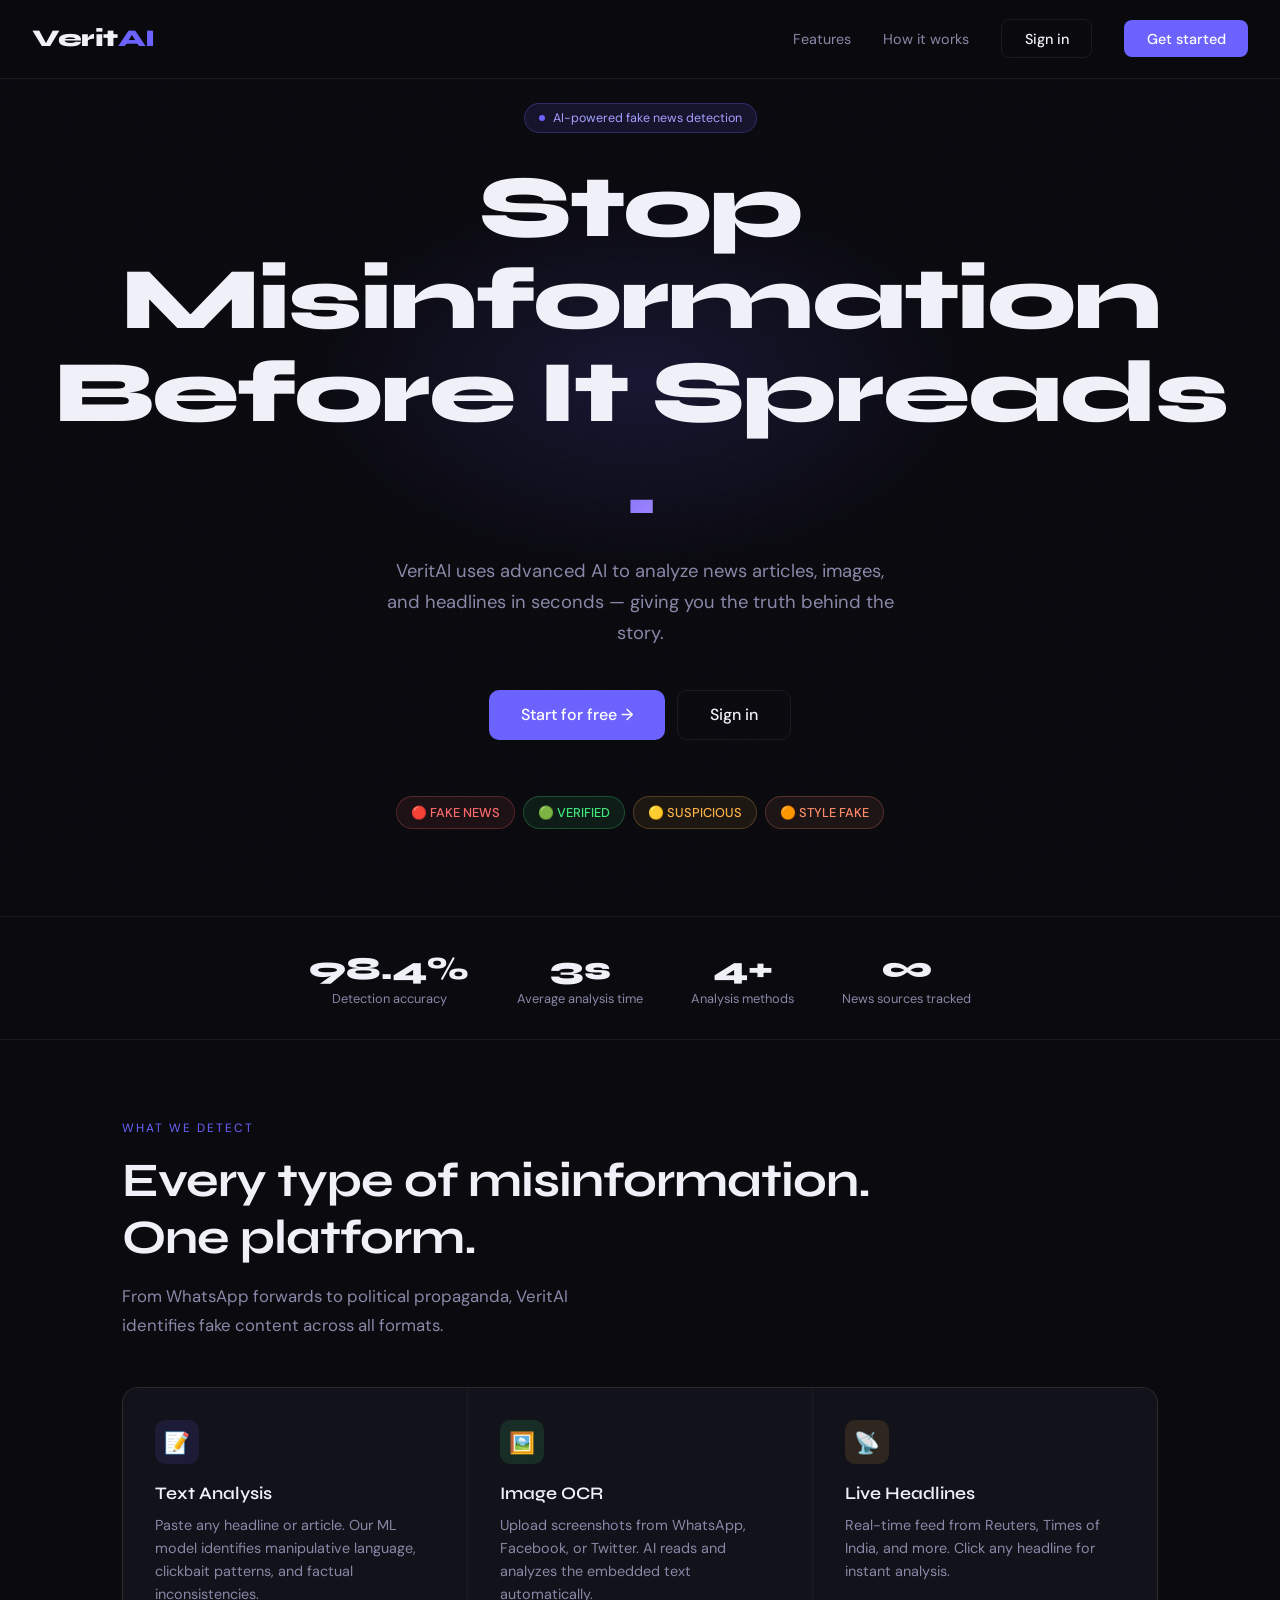
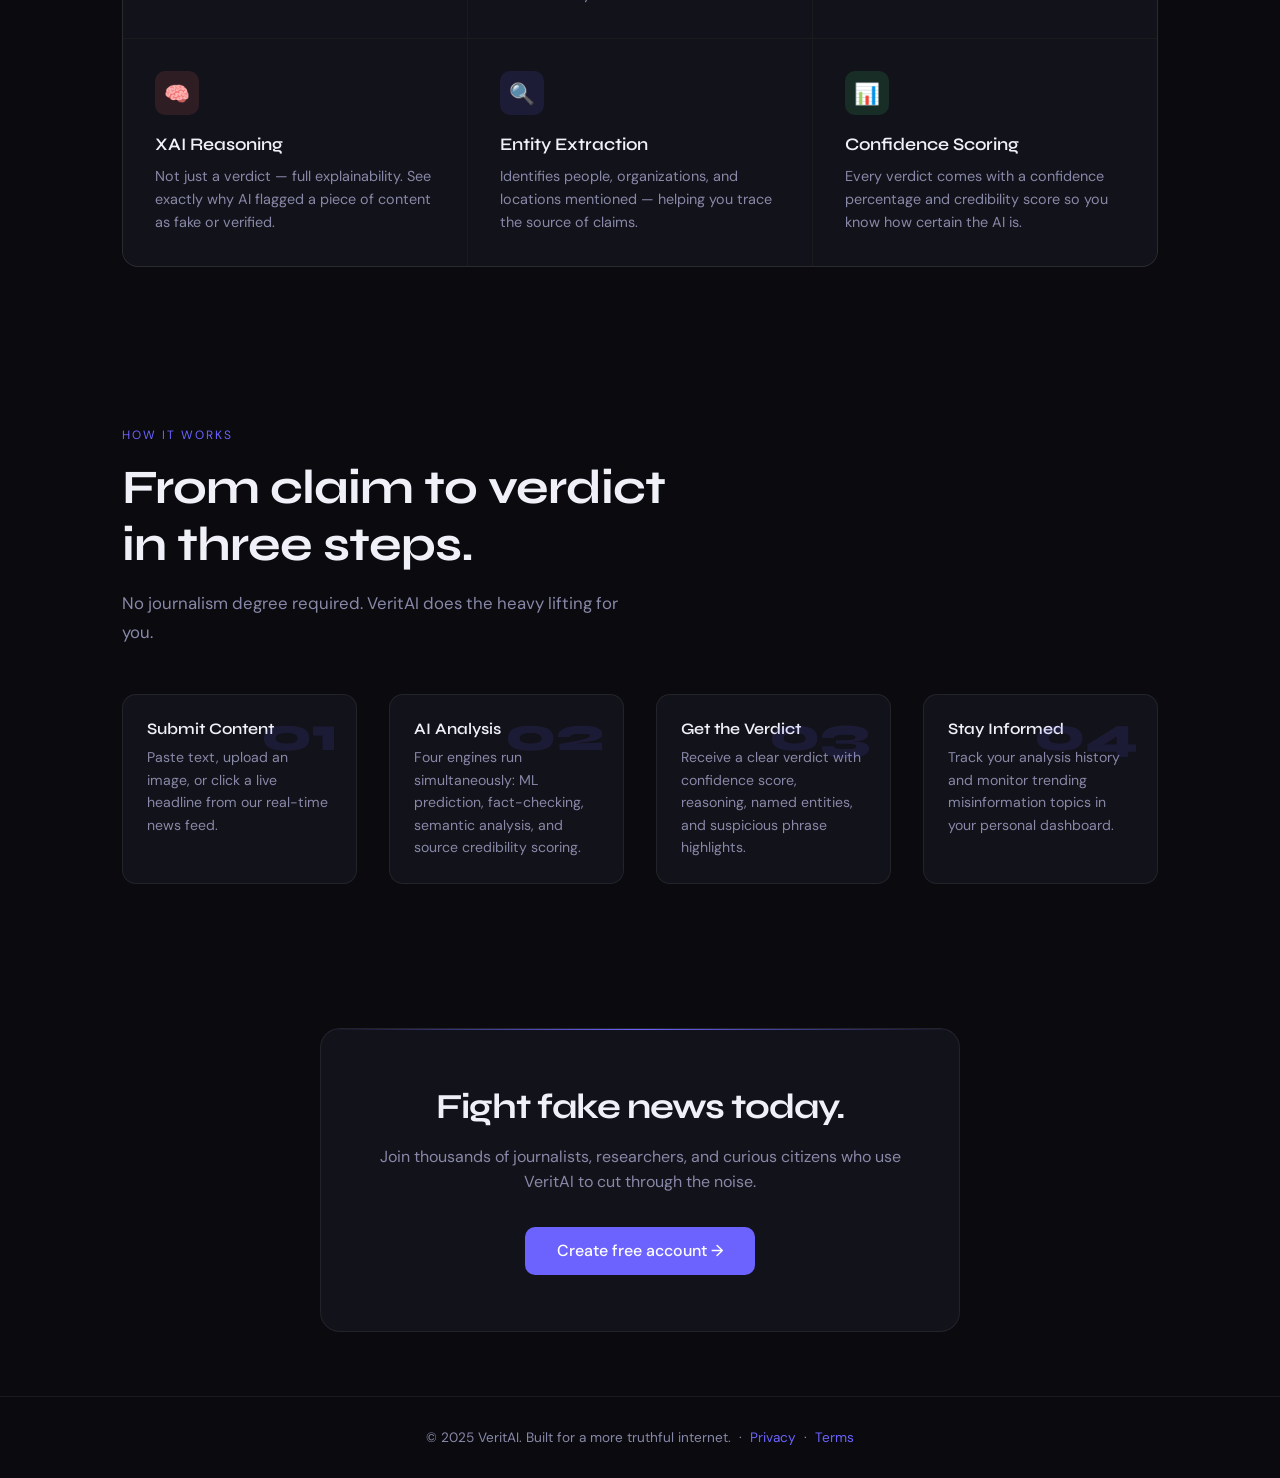
<file: frontend/index.html>
<!DOCTYPE html>
<html lang="en">
<head>
<meta charset="UTF-8">
<meta name="viewport" content="width=device-width, initial-scale=1.0">
<title>VeritAI — Truth at the Speed of News</title>
<link href="https://fonts.googleapis.com/css2?family=Syne:wght@400;600;700;800&family=DM+Sans:wght@300;400;500&display=swap" rel="stylesheet">
<style>
  :root {
    --bg: #0a0a0f;
    --surface: #12121a;
    --surface2: #1a1a26;
    --border: rgba(255,255,255,0.07);
    --accent: #6c63ff;
    --accent2: #ff6b6b;
    --accent3: #43e97b;
    --text: #f0f0f8;
    --muted: #8888a8;
    --verified: #43e97b;
    --fake: #ff6b6b;
    --suspicious: #ffb347;
    --stylefake: #ff8c69;
  }
  * { margin: 0; padding: 0; box-sizing: border-box; }
  body {
    font-family: 'DM Sans', sans-serif;
    background: var(--bg);
    color: var(--text);
    overflow-x: hidden;
  }

  /* NOISE TEXTURE */
  body::before {
    content: '';
    position: fixed;
    inset: 0;
    background-image: url("data:image/svg+xml,%3Csvg viewBox='0 0 256 256' xmlns='http://www.w3.org/2000/svg'%3E%3Cfilter id='noise'%3E%3CfeTurbulence type='fractalNoise' baseFrequency='0.9' numOctaves='4' stitchTiles='stitch'/%3E%3C/filter%3E%3Crect width='100%25' height='100%25' filter='url(%23noise)' opacity='0.03'/%3E%3C/svg%3E");
    pointer-events: none;
    z-index: 0;
    opacity: 0.4;
  }

  /* NAV */
  nav {
    position: fixed;
    top: 0; left: 0; right: 0;
    z-index: 100;
    padding: 1.2rem 2rem;
    display: flex;
    align-items: center;
    justify-content: space-between;
    background: rgba(10,10,15,0.85);
    backdrop-filter: blur(20px);
    border-bottom: 1px solid var(--border);
  }
  .logo {
    font-family: 'Syne', sans-serif;
    font-weight: 800;
    font-size: 1.5rem;
    letter-spacing: -0.5px;
  }
  .logo span { color: var(--accent); }
  nav .nav-links { display: flex; gap: 2rem; align-items: center; }
  nav a { color: var(--muted); text-decoration: none; font-size: 0.9rem; transition: color 0.2s; }
  nav a:hover { color: var(--text); }
  .btn {
    display: inline-flex;
    align-items: center;
    gap: 6px;
    padding: 0.6rem 1.4rem;
    border-radius: 8px;
    font-family: 'DM Sans', sans-serif;
    font-size: 0.9rem;
    font-weight: 500;
    cursor: pointer;
    transition: all 0.2s;
    text-decoration: none;
    border: none;
  }
  .btn-ghost { background: transparent; color: var(--text); border: 1px solid var(--border); }
  .btn-ghost:hover { background: var(--surface2); border-color: rgba(255,255,255,0.15); }
  .btn-primary {
    background: var(--accent);
    color: #fff;
  }
  .btn-primary:hover { background: #7c75ff; transform: translateY(-1px); }
  .btn-lg { padding: 0.85rem 2rem; font-size: 1rem; border-radius: 10px; }

  /* HERO */
  .hero {
    position: relative;
    min-height: 100vh;
    display: flex;
    flex-direction: column;
    align-items: center;
    justify-content: center;
    text-align: center;
    padding: 6rem 2rem 4rem;
    z-index: 1;
  }
  .hero-glow {
    position: absolute;
    top: 20%;
    left: 50%;
    transform: translateX(-50%);
    width: 700px;
    height: 400px;
    background: radial-gradient(ellipse, rgba(108,99,255,0.15) 0%, transparent 70%);
    pointer-events: none;
  }
  .hero-badge {
    display: inline-flex;
    align-items: center;
    gap: 8px;
    padding: 6px 14px;
    background: rgba(108,99,255,0.12);
    border: 1px solid rgba(108,99,255,0.3);
    border-radius: 100px;
    font-size: 0.78rem;
    color: #a5a0ff;
    margin-bottom: 1.8rem;
    animation: fadeDown 0.6s ease both;
  }
  .hero-badge-dot {
    width: 6px; height: 6px;
    background: var(--accent);
    border-radius: 50%;
    animation: pulse 2s infinite;
  }
  @keyframes pulse { 0%,100%{opacity:1;transform:scale(1)} 50%{opacity:0.5;transform:scale(1.4)} }
  .hero h1 {
    font-family: 'Syne', sans-serif;
    font-size: clamp(2.8rem, 7vw, 5.5rem);
    font-weight: 800;
    line-height: 1.05;
    letter-spacing: -2px;
    margin-bottom: 1.5rem;
    animation: fadeUp 0.6s ease 0.1s both;
  }
  .hero h1 em {
    font-style: normal;
    background: linear-gradient(135deg, var(--accent), #a78bfa);
    -webkit-background-clip: text;
    -webkit-text-fill-color: transparent;
    background-clip: text;
  }
  .hero p {
    font-size: 1.15rem;
    color: var(--muted);
    max-width: 520px;
    line-height: 1.7;
    margin-bottom: 2.5rem;
    animation: fadeUp 0.6s ease 0.2s both;
  }
  .hero-actions {
    display: flex;
    gap: 12px;
    justify-content: center;
    flex-wrap: wrap;
    animation: fadeUp 0.6s ease 0.3s both;
  }

  /* VERDICT PREVIEW STRIP */
  .verdict-strip {
    display: flex;
    gap: 8px;
    justify-content: center;
    flex-wrap: wrap;
    margin-top: 3.5rem;
    animation: fadeUp 0.6s ease 0.5s both;
  }
  .verdict-chip {
    display: flex;
    align-items: center;
    gap: 7px;
    padding: 7px 14px;
    border-radius: 100px;
    font-size: 0.8rem;
    font-weight: 500;
    border: 1px solid;
  }
  .chip-fake { background: rgba(255,107,107,0.08); border-color: rgba(255,107,107,0.25); color: #ff6b6b; }
  .chip-verified { background: rgba(67,233,123,0.08); border-color: rgba(67,233,123,0.25); color: #43e97b; }
  .chip-suspicious { background: rgba(255,179,71,0.08); border-color: rgba(255,179,71,0.25); color: #ffb347; }
  .chip-style { background: rgba(255,140,105,0.08); border-color: rgba(255,140,105,0.25); color: #ff8c69; }

  /* FEATURES */
  .section {
    padding: 5rem 2rem;
    max-width: 1100px;
    margin: 0 auto;
    position: relative;
    z-index: 1;
  }
  .section-label {
    font-size: 0.75rem;
    letter-spacing: 2px;
    text-transform: uppercase;
    color: var(--accent);
    margin-bottom: 1rem;
  }
  .section h2 {
    font-family: 'Syne', sans-serif;
    font-size: clamp(2rem, 4vw, 3rem);
    font-weight: 700;
    letter-spacing: -1px;
    margin-bottom: 1rem;
  }
  .section p.sub {
    color: var(--muted);
    font-size: 1.05rem;
    max-width: 500px;
    line-height: 1.7;
    margin-bottom: 3rem;
  }

  .features-grid {
    display: grid;
    grid-template-columns: repeat(auto-fit, minmax(280px, 1fr));
    gap: 1px;
    background: var(--border);
    border: 1px solid var(--border);
    border-radius: 16px;
    overflow: hidden;
  }
  .feature-card {
    background: var(--surface);
    padding: 2rem;
    transition: background 0.2s;
  }
  .feature-card:hover { background: var(--surface2); }
  .feature-icon {
    width: 44px; height: 44px;
    border-radius: 10px;
    display: flex; align-items: center; justify-content: center;
    font-size: 1.3rem;
    margin-bottom: 1.2rem;
  }
  .feature-card h3 {
    font-family: 'Syne', sans-serif;
    font-size: 1.1rem;
    font-weight: 600;
    margin-bottom: 0.6rem;
  }
  .feature-card p { color: var(--muted); font-size: 0.9rem; line-height: 1.6; }

  /* HOW IT WORKS */
  .steps {
    display: grid;
    grid-template-columns: repeat(auto-fit, minmax(220px, 1fr));
    gap: 2rem;
    counter-reset: steps;
  }
  .step {
    position: relative;
    padding: 1.5rem;
    background: var(--surface);
    border: 1px solid var(--border);
    border-radius: 14px;
    counter-increment: steps;
  }
  .step::before {
    content: counter(steps, decimal-leading-zero);
    font-family: 'Syne', sans-serif;
    font-size: 3rem;
    font-weight: 800;
    color: rgba(108,99,255,0.12);
    position: absolute;
    top: 1rem; right: 1.2rem;
    line-height: 1;
  }
  .step h3 { font-family: 'Syne', sans-serif; font-size: 1rem; font-weight: 600; margin-bottom: 0.5rem; }
  .step p { color: var(--muted); font-size: 0.88rem; line-height: 1.6; }

  /* CTA SECTION */
  .cta-section {
    padding: 4rem 2rem;
    text-align: center;
    z-index: 1;
    position: relative;
  }
  .cta-box {
    max-width: 640px;
    margin: 0 auto;
    background: var(--surface);
    border: 1px solid var(--border);
    border-radius: 20px;
    padding: 3.5rem 2.5rem;
    position: relative;
    overflow: hidden;
  }
  .cta-box::before {
    content: '';
    position: absolute;
    top: 0; left: 0; right: 0;
    height: 1px;
    background: linear-gradient(90deg, transparent, var(--accent), transparent);
  }
  .cta-box h2 {
    font-family: 'Syne', sans-serif;
    font-size: 2.2rem;
    font-weight: 700;
    letter-spacing: -1px;
    margin-bottom: 1rem;
  }
  .cta-box p { color: var(--muted); margin-bottom: 2rem; line-height: 1.6; }

  /* FOOTER */
  footer {
    border-top: 1px solid var(--border);
    padding: 2rem;
    text-align: center;
    color: var(--muted);
    font-size: 0.85rem;
    position: relative;
    z-index: 1;
  }
  footer a { color: var(--accent); text-decoration: none; }

  /* ANIMATIONS */
  @keyframes fadeUp { from { opacity:0; transform: translateY(20px); } to { opacity:1; transform: translateY(0); } }
  @keyframes fadeDown { from { opacity:0; transform: translateY(-10px); } to { opacity:1; transform: translateY(0); } }

  /* STATS BAR */
  .stats-bar {
    display: flex;
    justify-content: center;
    gap: 3rem;
    padding: 2rem;
    border-top: 1px solid var(--border);
    border-bottom: 1px solid var(--border);
    margin: 1rem 0 0;
    flex-wrap: wrap;
    position: relative;
    z-index: 1;
  }
  .stat { text-align: center; }
  .stat-number { font-family: 'Syne', sans-serif; font-size: 2rem; font-weight: 800; color: var(--text); }
  .stat-label { font-size: 0.8rem; color: var(--muted); margin-top: 2px; }
</style>
</head>
<body>

<nav>
  <div class="logo">Verit<span>AI</span></div>
  <div class="nav-links">
    <a href="#features">Features</a>
    <a href="#how">How it works</a>
    <a href="login.html" class="btn btn-ghost">Sign in</a>
    <a href="register.html" class="btn btn-primary">Get started</a>
  </div>
</nav>

<section class="hero">
  <div class="hero-glow"></div>
  <div class="hero-badge">
    <div class="hero-badge-dot"></div>
    AI-powered fake news detection
  </div>
  <h1>Stop Misinformation<br>Before It Spreads <em>.</em></h1>
  <p>VeritAI uses advanced AI to analyze news articles, images, and headlines in seconds — giving you the truth behind the story.</p>
  <div class="hero-actions">
    <a href="register.html" class="btn btn-primary btn-lg">Start for free →</a>
    <a href="login.html" class="btn btn-ghost btn-lg">Sign in</a>
  </div>
  <div class="verdict-strip">
    <div class="verdict-chip chip-fake">🔴 FAKE NEWS</div>
    <div class="verdict-chip chip-verified">🟢 VERIFIED</div>
    <div class="verdict-chip chip-suspicious">🟡 SUSPICIOUS</div>
    <div class="verdict-chip chip-style">🟠 STYLE FAKE</div>
  </div>
</section>

<div class="stats-bar">
  <div class="stat"><div class="stat-number">98.4%</div><div class="stat-label">Detection accuracy</div></div>
  <div class="stat"><div class="stat-number">3s</div><div class="stat-label">Average analysis time</div></div>
  <div class="stat"><div class="stat-number">4+</div><div class="stat-label">Analysis methods</div></div>
  <div class="stat"><div class="stat-number">∞</div><div class="stat-label">News sources tracked</div></div>
</div>

<section class="section" id="features">
  <p class="section-label">What we detect</p>
  <h2>Every type of misinformation.<br>One platform.</h2>
  <p class="sub">From WhatsApp forwards to political propaganda, VeritAI identifies fake content across all formats.</p>
  <div class="features-grid">
    <div class="feature-card">
      <div class="feature-icon" style="background:rgba(108,99,255,0.12)">📝</div>
      <h3>Text Analysis</h3>
      <p>Paste any headline or article. Our ML model identifies manipulative language, clickbait patterns, and factual inconsistencies.</p>
    </div>
    <div class="feature-card">
      <div class="feature-icon" style="background:rgba(67,233,123,0.12)">🖼️</div>
      <h3>Image OCR</h3>
      <p>Upload screenshots from WhatsApp, Facebook, or Twitter. AI reads and analyzes the embedded text automatically.</p>
    </div>
    <div class="feature-card">
      <div class="feature-icon" style="background:rgba(255,179,71,0.12)">📡</div>
      <h3>Live Headlines</h3>
      <p>Real-time feed from Reuters, Times of India, and more. Click any headline for instant analysis.</p>
    </div>
    <div class="feature-card">
      <div class="feature-icon" style="background:rgba(255,107,107,0.12)">🧠</div>
      <h3>XAI Reasoning</h3>
      <p>Not just a verdict — full explainability. See exactly why AI flagged a piece of content as fake or verified.</p>
    </div>
    <div class="feature-card">
      <div class="feature-icon" style="background:rgba(108,99,255,0.12)">🔍</div>
      <h3>Entity Extraction</h3>
      <p>Identifies people, organizations, and locations mentioned — helping you trace the source of claims.</p>
    </div>
    <div class="feature-card">
      <div class="feature-icon" style="background:rgba(67,233,123,0.12)">📊</div>
      <h3>Confidence Scoring</h3>
      <p>Every verdict comes with a confidence percentage and credibility score so you know how certain the AI is.</p>
    </div>
  </div>
</section>

<section class="section" id="how">
  <p class="section-label">How it works</p>
  <h2>From claim to verdict<br>in three steps.</h2>
  <p class="sub">No journalism degree required. VeritAI does the heavy lifting for you.</p>
  <div class="steps">
    <div class="step">
      <h3>Submit Content</h3>
      <p>Paste text, upload an image, or click a live headline from our real-time news feed.</p>
    </div>
    <div class="step">
      <h3>AI Analysis</h3>
      <p>Four engines run simultaneously: ML prediction, fact-checking, semantic analysis, and source credibility scoring.</p>
    </div>
    <div class="step">
      <h3>Get the Verdict</h3>
      <p>Receive a clear verdict with confidence score, reasoning, named entities, and suspicious phrase highlights.</p>
    </div>
    <div class="step">
      <h3>Stay Informed</h3>
      <p>Track your analysis history and monitor trending misinformation topics in your personal dashboard.</p>
    </div>
  </div>
</section>

<div class="cta-section">
  <div class="cta-box">
    <h2>Fight fake news today.</h2>
    <p>Join thousands of journalists, researchers, and curious citizens who use VeritAI to cut through the noise.</p>
    <a href="register.html" class="btn btn-primary btn-lg">Create free account →</a>
  </div>
</div>

<footer>
  <p>© 2025 VeritAI. Built for a more truthful internet. &nbsp;·&nbsp; <a href="#">Privacy</a> &nbsp;·&nbsp; <a href="#">Terms</a></p>
</footer>

</body>
</html>
</file>
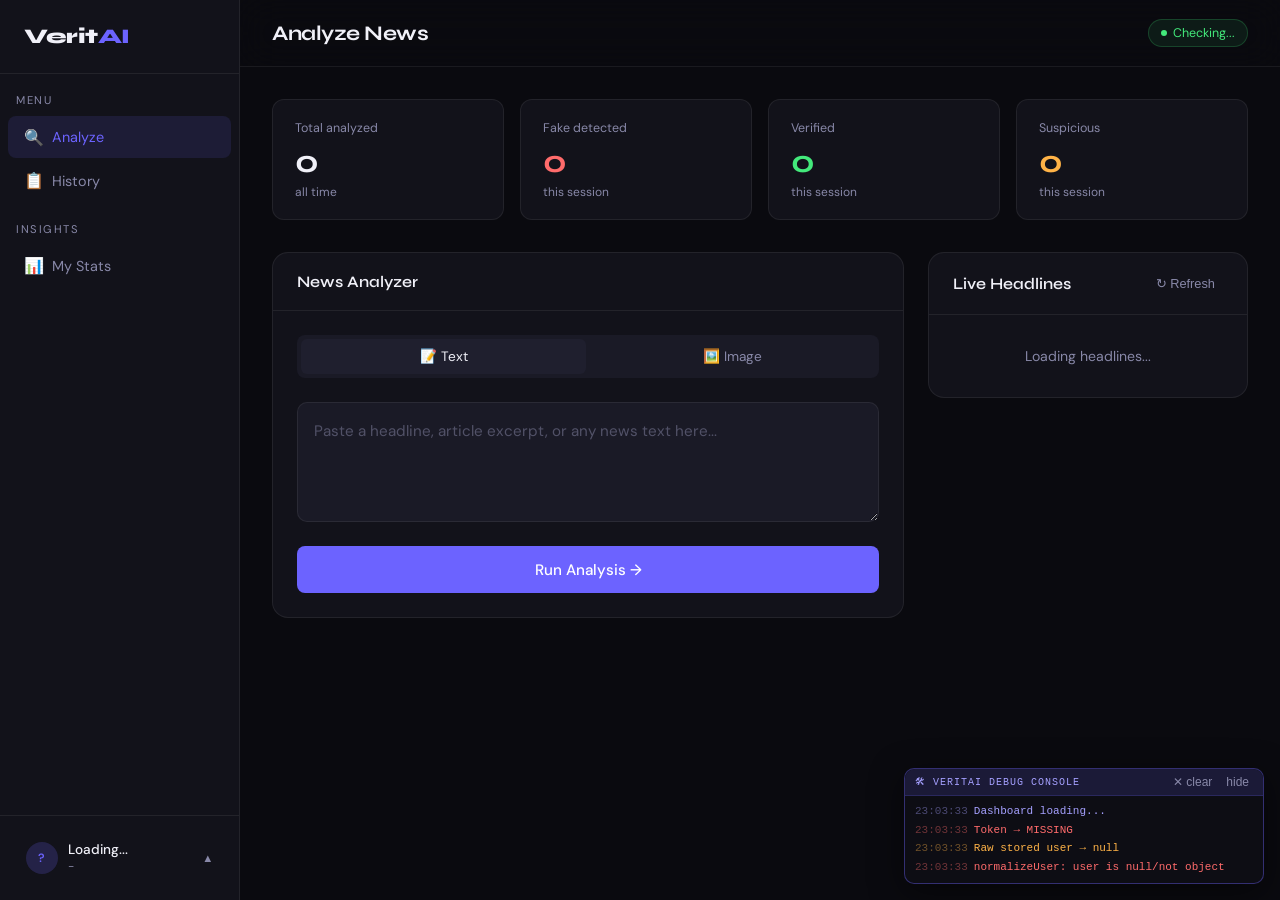
<file: frontend/dashboard.html>
<!DOCTYPE html>
<html lang="en">
<head>
<meta charset="UTF-8">
<meta name="viewport" content="width=device-width, initial-scale=1.0">
<title>Dashboard — VeritAI</title>
<link href="https://fonts.googleapis.com/css2?family=Syne:wght@400;600;700;800&family=DM+Sans:wght@300;400;500&display=swap" rel="stylesheet">
<style>
  :root {
    --bg: #0a0a0f;
    --surface: #12121a;
    --surface2: #1a1a26;
    --surface3: #1f1f2e;
    --border: rgba(255,255,255,0.07);
    --border-hover: rgba(255,255,255,0.14);
    --accent: #6c63ff;
    --text: #f0f0f8;
    --muted: #8888a8;
    --verified: #43e97b;
    --fake: #ff6b6b;
    --suspicious: #ffb347;
    --stylefake: #ff8c69;
    --sidebar-w: 240px;
    --popup-shadow: 0 8px 32px rgba(0,0,0,0.4);
  }

  /* ── LIGHT MODE ── */
  body.light {
    --bg: #f4f4f8;
    --surface: #ffffff;
    --surface2: #ebebf3;
    --surface3: #e0e0ec;
    --border: rgba(0,0,0,0.08);
    --border-hover: rgba(0,0,0,0.15);
    --text: #111118;
    --muted: #6b6b88;
    --popup-shadow: 0 8px 32px rgba(0,0,0,0.12);
  }
  body.light .topbar {
    background: rgba(244,244,248,0.85);
  }
  body.light #debug-panel {
    background: #f0f0f8;
    color: #333;
  }

  /* ── USER POPUP ── */
  .user-popup-wrap { position: relative; }
  .user-popup {
    display: none;
    position: absolute;
    bottom: calc(100% + 10px);
    left: 0;
    right: 0;
    background: var(--surface);
    border: 1px solid var(--border-hover);
    border-radius: 12px;
    box-shadow: var(--popup-shadow);
    overflow: hidden;
    z-index: 200;
    min-width: 200px;
    animation: popupIn 0.15s ease;
  }
  @keyframes popupIn {
    from { opacity: 0; transform: translateY(6px); }
    to   { opacity: 1; transform: translateY(0); }
  }
  .user-popup.open { display: block; }
  .popup-header {
    padding: 0.9rem 1rem 0.7rem;
    border-bottom: 1px solid var(--border);
  }
  .popup-header .popup-name { font-size: 0.88rem; font-weight: 600; color: var(--text); }
  .popup-header .popup-email { font-size: 0.73rem; color: var(--muted); margin-top: 2px; }
  .popup-item {
    display: flex;
    align-items: center;
    gap: 10px;
    padding: 0.65rem 1rem;
    font-size: 0.88rem;
    color: var(--text);
    cursor: pointer;
    transition: background 0.13s;
    border: none;
    background: none;
    width: 100%;
    text-align: left;
    font-family: 'DM Sans', sans-serif;
  }
  .popup-item:hover { background: var(--surface2); }
  .popup-item .pi-icon { font-size: 1rem; width: 20px; text-align: center; }
  .popup-item.danger { color: var(--fake); }
  .popup-item.danger:hover { background: rgba(255,107,107,0.08); }
  .popup-divider { height: 1px; background: var(--border); margin: 2px 0; }

  /* Theme toggle switch */
  .theme-toggle-row {
    display: flex;
    align-items: center;
    justify-content: space-between;
    padding: 0.65rem 1rem;
    cursor: pointer;
  }
  .theme-toggle-row:hover { background: var(--surface2); }
  .theme-left { display: flex; align-items: center; gap: 10px; font-size: 0.88rem; color: var(--text); }
  .theme-left .pi-icon { font-size: 1rem; width: 20px; text-align: center; }
  .toggle-switch {
    width: 34px; height: 19px;
    background: var(--surface3);
    border-radius: 100px;
    position: relative;
    transition: background 0.2s;
    flex-shrink: 0;
    border: 1px solid var(--border-hover);
  }
  .toggle-switch.on { background: var(--accent); }
  .toggle-knob {
    position: absolute;
    top: 2px; left: 2px;
    width: 13px; height: 13px;
    background: #fff;
    border-radius: 50%;
    transition: left 0.2s;
  }
  .toggle-switch.on .toggle-knob { left: 17px; }
  * { margin: 0; padding: 0; box-sizing: border-box; }
  body { font-family: 'DM Sans', sans-serif; background: var(--bg); color: var(--text); display: flex; min-height: 100vh; }

  /* SIDEBAR */
  .sidebar {
    width: var(--sidebar-w);
    min-height: 100vh;
    background: var(--surface);
    border-right: 1px solid var(--border);
    display: flex;
    flex-direction: column;
    position: fixed;
    top: 0; left: 0;
    z-index: 50;
    overflow-y: auto;
  }
  .sidebar-logo {
    padding: 1.5rem;
    border-bottom: 1px solid var(--border);
    font-family: 'Syne', sans-serif;
    font-weight: 800;
    font-size: 1.3rem;
    letter-spacing: -0.5px;
  }
  .sidebar-logo span { color: var(--accent); }
  .sidebar-section {
    padding: 1.2rem 1rem 0.5rem;
    font-size: 0.7rem;
    letter-spacing: 1.5px;
    text-transform: uppercase;
    color: var(--muted);
  }
  .nav-item {
    display: flex;
    align-items: center;
    gap: 10px;
    padding: 0.65rem 1rem;
    margin: 1px 0.5rem;
    border-radius: 8px;
    cursor: pointer;
    transition: background 0.15s, color 0.15s;
    font-size: 0.9rem;
    color: var(--muted);
    text-decoration: none;
  }
  .nav-item:hover { background: var(--surface2); color: var(--text); }
  .nav-item.active { background: rgba(108,99,255,0.12); color: var(--accent); }
  .nav-item .nav-icon { width: 18px; text-align: center; font-size: 1rem; }

  .sidebar-bottom {
    margin-top: auto;
    padding: 1rem;
    border-top: 1px solid var(--border);
  }
  .user-pill {
    display: flex;
    align-items: center;
    gap: 10px;
    padding: 0.6rem;
    border-radius: 8px;
    cursor: pointer;
    transition: background 0.15s;
  }
  .user-pill:hover { background: var(--surface2); }
  .user-avatar {
    width: 32px; height: 32px;
    background: rgba(108,99,255,0.2);
    border-radius: 50%;
    display: flex; align-items: center; justify-content: center;
    font-size: 0.75rem;
    font-weight: 600;
    color: var(--accent);
    flex-shrink: 0;
  }
  .user-info { flex: 1; min-width: 0; }
  .user-name { font-size: 0.85rem; font-weight: 500; white-space: nowrap; overflow: hidden; text-overflow: ellipsis; }
  .user-email { font-size: 0.73rem; color: var(--muted); white-space: nowrap; overflow: hidden; text-overflow: ellipsis; }
  .logout-btn { font-size: 0.75rem; color: var(--muted); background: none; border: none; cursor: pointer; padding: 2px 4px; border-radius: 4px; transition: color 0.15s; }
  .logout-btn:hover { color: var(--fake); }

  /* MAIN CONTENT */
  .main {
    margin-left: var(--sidebar-w);
    flex: 1;
    display: flex;
    flex-direction: column;
    min-height: 100vh;
  }

  /* TOPBAR */
  .topbar {
    padding: 1.2rem 2rem;
    border-bottom: 1px solid var(--border);
    display: flex;
    align-items: center;
    justify-content: space-between;
    background: rgba(10,10,15,0.8);
    backdrop-filter: blur(20px);
    position: sticky;
    top: 0;
    z-index: 40;
  }
  .topbar h1 { font-family: 'Syne', sans-serif; font-size: 1.3rem; font-weight: 700; letter-spacing: -0.5px; }
  .topbar-right { display: flex; align-items: center; gap: 10px; }
  .status-badge {
    display: flex; align-items: center; gap: 6px;
    padding: 5px 12px;
    background: rgba(67,233,123,0.08);
    border: 1px solid rgba(67,233,123,0.2);
    border-radius: 100px;
    font-size: 0.78rem;
    color: var(--verified);
  }
  .status-dot { width: 6px; height: 6px; background: var(--verified); border-radius: 50%; }

  /* PAGE CONTENT */
  .page-content {
    padding: 2rem;
    flex: 1;
  }

  /* STATS ROW */
  .stats-row {
    display: grid;
    grid-template-columns: repeat(4, 1fr);
    gap: 1rem;
    margin-bottom: 2rem;
  }
  .stat-card {
    background: var(--surface);
    border: 1px solid var(--border);
    border-radius: 12px;
    padding: 1.2rem 1.4rem;
    transition: border-color 0.2s;
  }
  .stat-card:hover { border-color: var(--border-hover); }
  .stat-card-label { font-size: 0.78rem; color: var(--muted); margin-bottom: 6px; }
  .stat-card-value { font-family: 'Syne', sans-serif; font-size: 2rem; font-weight: 700; letter-spacing: -1px; }
  .stat-card-sub { font-size: 0.75rem; color: var(--muted); margin-top: 3px; }

  /* MAIN GRID */
  .dashboard-grid {
    display: grid;
    grid-template-columns: 1fr 320px;
    gap: 1.5rem;
    align-items: start;
  }

  /* ANALYSIS PANEL */
  .analysis-panel {
    background: var(--surface);
    border: 1px solid var(--border);
    border-radius: 16px;
    overflow: hidden;
  }
  .panel-header {
    padding: 1.2rem 1.5rem;
    border-bottom: 1px solid var(--border);
    display: flex;
    align-items: center;
    justify-content: space-between;
  }
  .panel-header h2 { font-family: 'Syne', sans-serif; font-size: 1rem; font-weight: 600; }
  .panel-body { padding: 1.5rem; }

  /* TABS */
  .tabs { display: flex; gap: 4px; margin-bottom: 1.5rem; background: var(--surface2); padding: 4px; border-radius: 8px; }
  .tab {
    flex: 1;
    padding: 0.55rem;
    text-align: center;
    border-radius: 6px;
    font-size: 0.85rem;
    cursor: pointer;
    transition: all 0.15s;
    color: var(--muted);
    border: none;
    background: none;
    font-family: 'DM Sans', sans-serif;
  }
  .tab.active { background: var(--surface3); color: var(--text); }

  .tab-content { display: none; }
  .tab-content.active { display: block; }

  textarea {
    width: 100%;
    min-height: 120px;
    padding: 1rem;
    background: var(--surface2);
    border: 1px solid var(--border);
    border-radius: 10px;
    color: var(--text);
    font-family: 'DM Sans', sans-serif;
    font-size: 0.95rem;
    line-height: 1.6;
    outline: none;
    resize: vertical;
    transition: border-color 0.2s;
  }
  textarea:focus { border-color: rgba(108,99,255,0.4); }
  textarea::placeholder { color: var(--muted); opacity: 0.5; }

  .upload-zone {
    border: 2px dashed var(--border);
    border-radius: 10px;
    padding: 2.5rem;
    text-align: center;
    cursor: pointer;
    transition: border-color 0.2s, background 0.2s;
  }
  .upload-zone:hover { border-color: rgba(108,99,255,0.4); background: rgba(108,99,255,0.03); }
  .upload-zone .upload-icon { font-size: 2rem; margin-bottom: 0.8rem; }
  .upload-zone p { color: var(--muted); font-size: 0.88rem; line-height: 1.5; }
  .upload-zone strong { color: var(--text); }
  #image-input { display: none; }
  #image-preview { max-width: 100%; border-radius: 8px; margin-top: 1rem; display: none; }

  .analyze-btn {
    width: 100%;
    padding: 0.85rem;
    margin-top: 1.2rem;
    background: var(--accent);
    color: #fff;
    border: none;
    border-radius: 8px;
    font-family: 'DM Sans', sans-serif;
    font-size: 0.95rem;
    font-weight: 500;
    cursor: pointer;
    transition: all 0.2s;
    display: flex;
    align-items: center;
    justify-content: center;
    gap: 8px;
  }
  .analyze-btn:hover { background: #7c75ff; transform: translateY(-1px); }
  .analyze-btn:disabled { opacity: 0.5; cursor: not-allowed; transform: none; }

  /* SPINNER */
  .spinner {
    width: 16px; height: 16px;
    border: 2px solid rgba(255,255,255,0.3);
    border-top-color: #fff;
    border-radius: 50%;
    animation: spin 0.7s linear infinite;
    display: none;
  }
  @keyframes spin { to { transform: rotate(360deg); } }

  /* RESULT PANEL */
  .result-area {
    margin-top: 1.5rem;
    border-top: 1px solid var(--border);
    padding-top: 1.5rem;
    display: none;
  }
  .result-area.visible { display: block; }

  .verdict-header {
    display: flex;
    align-items: center;
    justify-content: space-between;
    margin-bottom: 1.2rem;
    flex-wrap: wrap;
    gap: 10px;
  }
  .verdict-badge {
    display: inline-flex;
    align-items: center;
    gap: 8px;
    padding: 7px 16px;
    border-radius: 100px;
    font-size: 0.9rem;
    font-weight: 600;
    border: 1px solid;
  }
  .v-fake { background: rgba(255,107,107,0.1); border-color: rgba(255,107,107,0.3); color: var(--fake); }
  .v-verified { background: rgba(67,233,123,0.1); border-color: rgba(67,233,123,0.3); color: var(--verified); }
  .v-suspicious { background: rgba(255,179,71,0.1); border-color: rgba(255,179,71,0.3); color: var(--suspicious); }
  .v-stylefake { background: rgba(255,140,105,0.1); border-color: rgba(255,140,105,0.3); color: var(--stylefake); }

  .confidence-row { display: flex; gap: 12px; flex-wrap: wrap; }
  .conf-block { flex: 1; min-width: 120px; }
  .conf-label { font-size: 0.75rem; color: var(--muted); margin-bottom: 5px; }
  .conf-bar-wrap { display: flex; align-items: center; gap: 8px; }
  .conf-bar { flex: 1; height: 5px; background: var(--surface2); border-radius: 3px; overflow: hidden; }
  .conf-fill { height: 100%; border-radius: 3px; transition: width 0.8s ease; }
  .conf-pct { font-size: 0.8rem; font-weight: 600; min-width: 30px; }

  .result-grid {
    display: grid;
    grid-template-columns: 1fr 1fr;
    gap: 1rem;
    margin-top: 1.2rem;
  }
  .result-box {
    background: var(--surface2);
    border: 1px solid var(--border);
    border-radius: 10px;
    padding: 1rem;
  }
  .result-box h4 { font-size: 0.78rem; color: var(--muted); margin-bottom: 0.6rem; letter-spacing: 0.5px; text-transform: uppercase; }
  .result-box p { font-size: 0.85rem; line-height: 1.5; }
  .result-box.full { grid-column: 1/-1; }

  .tag-list { display: flex; flex-wrap: wrap; gap: 6px; }
  .tag {
    padding: 3px 10px;
    border-radius: 100px;
    font-size: 0.75rem;
    border: 1px solid var(--border);
    background: var(--surface3);
    color: var(--muted);
  }
  .tag.warn { background: rgba(255,179,71,0.08); border-color: rgba(255,179,71,0.25); color: var(--suspicious); }
  .tag.person { background: rgba(108,99,255,0.08); border-color: rgba(108,99,255,0.2); color: #a5a0ff; }
  .tag.org { background: rgba(67,233,123,0.08); border-color: rgba(67,233,123,0.2); color: var(--verified); }

  /* LIVE FEED */
  .feed-panel {
    background: var(--surface);
    border: 1px solid var(--border);
    border-radius: 16px;
    overflow: hidden;
    position: sticky;
    top: 80px;
  }
  .feed-item {
    padding: 1rem 1.2rem;
    border-bottom: 1px solid var(--border);
    cursor: pointer;
    transition: background 0.15s;
  }
  .feed-item:last-child { border-bottom: none; }
  .feed-item:hover { background: var(--surface2); }
  .feed-source {
    font-size: 0.7rem;
    color: var(--muted);
    margin-bottom: 4px;
    text-transform: uppercase;
    letter-spacing: 0.5px;
  }
  .feed-headline { font-size: 0.88rem; line-height: 1.4; color: var(--text); }
  .feed-loading { padding: 2rem; text-align: center; color: var(--muted); font-size: 0.88rem; }

  .refresh-btn {
    background: none;
    border: none;
    color: var(--muted);
    cursor: pointer;
    font-size: 0.8rem;
    padding: 4px 8px;
    border-radius: 4px;
    transition: color 0.15s;
  }
  .refresh-btn:hover { color: var(--text); }

  /* HISTORY */
  .history-item {
    display: flex;
    align-items: flex-start;
    justify-content: space-between;
    gap: 10px;
    padding: 0.9rem 0;
    border-bottom: 1px solid var(--border);
  }
  .history-item:last-child { border-bottom: none; }
  .history-text { font-size: 0.85rem; flex: 1; line-height: 1.4; color: var(--muted); overflow: hidden; display: -webkit-box; -webkit-line-clamp: 2; -webkit-box-orient: vertical; }
  .history-verdict { font-size: 0.73rem; font-weight: 600; padding: 3px 8px; border-radius: 100px; white-space: nowrap; }
  .hv-fake { background: rgba(255,107,107,0.1); color: var(--fake); }
  .hv-verified { background: rgba(67,233,123,0.1); color: var(--verified); }
  .hv-suspicious { background: rgba(255,179,71,0.1); color: var(--suspicious); }
  .hv-stylefake { background: rgba(255,140,105,0.1); color: var(--stylefake); }

  /* IMAGE ORIGIN BADGE */
  .image-origin-box {
    display: flex;
    align-items: flex-start;
    gap: 12px;
    padding: 1rem;
    border-radius: 10px;
    margin-bottom: 1rem;
    border: 1px solid;
  }
  .image-origin-box.ai    { background: rgba(108,99,255,0.08); border-color: rgba(108,99,255,0.25); }
  .image-origin-box.real  { background: rgba(67,233,123,0.08); border-color: rgba(67,233,123,0.25); }
  .image-origin-box.manip { background: rgba(255,179,71,0.08);  border-color: rgba(255,179,71,0.25); }
  .image-origin-box.unk   { background: rgba(136,136,168,0.08); border-color: rgba(136,136,168,0.2); }
  .origin-icon { font-size: 1.6rem; flex-shrink: 0; }
  .origin-label { font-size: 0.7rem; text-transform: uppercase; letter-spacing: 1px; color: var(--muted); margin-bottom: 3px; }
  .origin-value { font-size: 0.95rem; font-weight: 600; }
  .origin-value.ai    { color: var(--accent); }
  .origin-value.real  { color: var(--verified); }
  .origin-value.manip { color: var(--suspicious); }
  .origin-value.unk   { color: var(--muted); }
  .origin-reason { font-size: 0.8rem; color: var(--muted); margin-top: 4px; line-height: 1.4; }
  .origin-conf { font-size: 0.75rem; color: var(--muted); margin-top: 2px; }

  /* ERROR BOX */
  .error-box {
    background: rgba(255,107,107,0.06);
    border: 1px solid rgba(255,107,107,0.2);
    border-radius: 8px;
    padding: 1rem;
    color: var(--fake);
    font-size: 0.88rem;
    line-height: 1.5;
  }

  /* PAGES */
  .page-view { display: none; }
  .page-view.active { display: block; }

  /* ── DEBUG CONSOLE ── */
  #debug-panel {
    position: fixed;
    bottom: 1rem;
    right: 1rem;
    width: 360px;
    max-height: 280px;
    background: #0d0d14;
    border: 1px solid rgba(108,99,255,0.4);
    border-radius: 10px;
    font-family: 'Courier New', monospace;
    font-size: 11px;
    z-index: 9999;
    display: flex;
    flex-direction: column;
    box-shadow: 0 8px 32px rgba(0,0,0,0.5);
  }
  #debug-header {
    padding: 6px 10px;
    background: rgba(108,99,255,0.15);
    border-bottom: 1px solid rgba(108,99,255,0.2);
    border-radius: 10px 10px 0 0;
    display: flex;
    align-items: center;
    justify-content: space-between;
    color: #a5a0ff;
    font-size: 10px;
    letter-spacing: 1px;
    text-transform: uppercase;
  }
  #debug-header button {
    background: none;
    border: none;
    color: var(--muted);
    cursor: pointer;
    font-size: 12px;
    padding: 0 4px;
  }
  #debug-header button:hover { color: var(--fake); }
  #debug-log {
    overflow-y: auto;
    padding: 8px 10px;
    flex: 1;
    display: flex;
    flex-direction: column;
    gap: 3px;
  }
  .dlog { color: #8888a8; line-height: 1.4; }
  .dlog.ok  { color: #43e97b; }
  .dlog.err { color: #ff6b6b; }
  .dlog.warn{ color: #ffb347; }
  .dlog.info{ color: #a5a0ff; }
  .dlog .ts { opacity: 0.4; margin-right: 6px; }

  @media (max-width: 1024px) {
    .stats-row { grid-template-columns: repeat(2, 1fr); }
    .dashboard-grid { grid-template-columns: 1fr; }
  }
  @media (max-width: 768px) {
    .sidebar { transform: translateX(-100%); transition: transform 0.3s; }
    .sidebar.open { transform: translateX(0); }
    .main { margin-left: 0; }
    .stats-row { grid-template-columns: repeat(2, 1fr); }
    .result-grid { grid-template-columns: 1fr; }
    #debug-panel { width: calc(100vw - 2rem); right: 1rem; }
  }
</style>
</head>
<body>

<!-- DEBUG CONSOLE -->
<div id="debug-panel">
  <div id="debug-header">
    <span>🛠 VeritAI Debug Console</span>
    <div style="display:flex;gap:6px">
      <button onclick="clearDebug()" title="Clear">✕ clear</button>
      <button onclick="document.getElementById('debug-panel').style.display='none'" title="Hide">hide</button>
    </div>
  </div>
  <div id="debug-log"></div>
</div>

<!-- SIDEBAR -->
<aside class="sidebar" id="sidebar">
  <div class="sidebar-logo">Verit<span>AI</span></div>

  <p class="sidebar-section">Menu</p>
  <a class="nav-item active" data-page="analyze" onclick="showPage('analyze', this)">
    <span class="nav-icon">🔍</span> Analyze
  </a>
  <a class="nav-item" data-page="history" onclick="showPage('history', this)">
    <span class="nav-icon">📋</span> History
  </a>

  <p class="sidebar-section">Insights</p>
  <a class="nav-item" data-page="stats" onclick="showPage('stats', this)">
    <span class="nav-icon">📊</span> My Stats
  </a>

  <div class="sidebar-bottom">
    <div class="user-popup-wrap">
      <div class="user-popup" id="user-popup">
        <div class="popup-header">
          <div class="popup-name" id="popup-name">User</div>
          <div class="popup-email" id="popup-email">-</div>
        </div>
        <div class="theme-toggle-row" onclick="toggleTheme()">
          <div class="theme-left">
            <span class="pi-icon" id="theme-icon">☀️</span>
            <span id="theme-label">Light Mode</span>
          </div>
          <div class="toggle-switch" id="theme-switch">
            <div class="toggle-knob"></div>
          </div>
        </div>
        <div class="popup-divider"></div>
        <button class="popup-item" onclick="openSettings()">
          <span class="pi-icon">⚙️</span> Settings
        </button>
        <div class="popup-divider"></div>
        <button class="popup-item danger" onclick="logout()">
          <span class="pi-icon">🚪</span> Sign out
        </button>
      </div>
      <div class="user-pill" id="user-pill" onclick="togglePopup(event)">
        <div class="user-avatar" id="sidebar-avatar">?</div>
        <div class="user-info">
          <div class="user-name" id="sidebar-name">Loading...</div>
          <div class="user-email" id="sidebar-email">-</div>
        </div>
        <span style="color:var(--muted);font-size:0.7rem;margin-left:auto">▲</span>
      </div>
    </div>
  </div>
</aside>

<!-- MAIN -->
<main class="main">
  <div class="topbar">
    <h1 id="page-title">Analyze News</h1>
    <div class="topbar-right">
      <div class="status-badge" id="backend-status">
        <div class="status-dot"></div>
        Checking...
      </div>
    </div>
  </div>

  <div class="page-content">

    <!-- ANALYZE PAGE -->
    <div class="page-view active" id="page-analyze">
      <div class="stats-row" id="stats-row">
        <div class="stat-card">
          <div class="stat-card-label">Total analyzed</div>
          <div class="stat-card-value" id="stat-total">0</div>
          <div class="stat-card-sub">all time</div>
        </div>
        <div class="stat-card">
          <div class="stat-card-label">Fake detected</div>
          <div class="stat-card-value" style="color:var(--fake)" id="stat-fake">0</div>
          <div class="stat-card-sub">this session</div>
        </div>
        <div class="stat-card">
          <div class="stat-card-label">Verified</div>
          <div class="stat-card-value" style="color:var(--verified)" id="stat-verified">0</div>
          <div class="stat-card-sub">this session</div>
        </div>
        <div class="stat-card">
          <div class="stat-card-label">Suspicious</div>
          <div class="stat-card-value" style="color:var(--suspicious)" id="stat-suspicious">0</div>
          <div class="stat-card-sub">this session</div>
        </div>
      </div>

      <div class="dashboard-grid">
        <div class="analysis-panel">
          <div class="panel-header">
            <h2>News Analyzer</h2>
          </div>
          <div class="panel-body">
            <div class="tabs">
              <button class="tab active" onclick="switchTab('text', this)">📝 Text</button>
              <button class="tab" onclick="switchTab('image', this)">🖼️ Image</button>
            </div>

            <div class="tab-content active" id="tab-text">
              <textarea id="text-input" placeholder="Paste a headline, article excerpt, or any news text here..."></textarea>
            </div>

            <div class="tab-content" id="tab-image">
              <div class="upload-zone" onclick="document.getElementById('image-input').click()">
                <div class="upload-icon">📂</div>
                <p><strong>Click to upload</strong> or drag and drop<br>Screenshots from WhatsApp, Facebook, Twitter, etc.</p>
              </div>
              <input type="file" id="image-input" accept="image/*" onchange="handleImageUpload(event)">
              <img id="image-preview" alt="Preview">
            </div>

            <button class="analyze-btn" id="analyze-btn" onclick="runAnalysis()">
              <div class="spinner" id="spinner"></div>
              <span id="btn-text">Run Analysis →</span>
            </button>

            <div class="result-area" id="result-area">
              <div id="result-inner"></div>
            </div>
          </div>
        </div>

        <div class="feed-panel">
          <div class="panel-header">
            <h2>Live Headlines</h2>
            <button class="refresh-btn" onclick="loadFeed()">↻ Refresh</button>
          </div>
          <div id="feed-content">
            <div class="feed-loading">Loading headlines...</div>
          </div>
        </div>
      </div>
    </div>

    <!-- HISTORY PAGE -->
    <div class="page-view" id="page-history">
      <div class="analysis-panel">
        <div class="panel-header">
          <h2>Analysis History</h2>
          <button class="refresh-btn" onclick="clearHistory()" style="color:var(--fake)">Clear all</button>
        </div>
        <div class="panel-body" id="history-content">
          <p style="color:var(--muted);font-size:0.9rem">No analyses yet. Start by analyzing some news!</p>
        </div>
      </div>
    </div>

    <!-- STATS PAGE -->
    <div class="page-view" id="page-stats">
      <div class="analysis-panel">
        <div class="panel-header">
          <h2>My Statistics</h2>
        </div>
        <div class="panel-body" id="stats-content">
          <p style="color:var(--muted);font-size:0.9rem">Analyze some news to see your stats!</p>
        </div>
      </div>
    </div>

  </div>
</main>

<script>
  // ══════════════════════════════════════════
  //  DEBUG CONSOLE
  // ══════════════════════════════════════════

  function dbg(msg, type = 'info') {
    const log = document.getElementById('debug-log');
    if (!log) return;
    const now = new Date().toLocaleTimeString('en-IN', { hour12: false, hour: '2-digit', minute: '2-digit', second: '2-digit' });
    const el = document.createElement('div');
    el.className = `dlog ${type}`;
    el.innerHTML = `<span class="ts">${now}</span>${msg}`;
    log.appendChild(el);
    log.scrollTop = log.scrollHeight;
    // Also log to real console
    const fn = type === 'err' ? console.error : type === 'warn' ? console.warn : console.log;
    fn(`[VeritAI] ${msg}`);
  }
  function clearDebug() {
    document.getElementById('debug-log').innerHTML = '';
  }

  // ══════════════════════════════════════════
  //  CONFIG
  // ══════════════════════════════════════════
  const API = 'http://127.0.0.1:5001/api';
  let activeTab = 'text';
  let uploadedFile = null;
  let history = [];
  let sessionStats = { total: 0, fake: 0, verified: 0, suspicious: 0 };


  // ══════════════════════════════════════════
  //  AUTH — FIXED & ROBUST
  // // ══════════════════════════════════════════
  // function redirectToLogin() {
  //   dbg('Redirecting to login...', 'warn');
  //   // Use relative path so it works regardless of port/server
  //   window.location.replace('login.html');
  // }

  function getStoredUser() {
    // Try both possible keys
    const raw = localStorage.getItem('veritai_user') || sessionStorage.getItem('veritai_user') || localStorage.getItem('veritai_current_user');
    dbg(`Raw stored user → ${raw ? raw.substring(0, 80) + '...' : 'null'}`, raw ? 'info' : 'warn');
    try {
      return raw ? JSON.parse(raw) : null;
    } catch (e) {
      dbg(`JSON parse error: ${e.message}`, 'err');
      return null;
    }
  }

  function normalizeUser(user) {
    if (!user || typeof user !== 'object') {
      dbg('normalizeUser: user is null/not object', 'err');
      return null;
    }

    dbg(`normalizeUser input keys: ${Object.keys(user).join(', ')}`, 'info');

    const firstname = (user.firstname || user.first_name || 'User').trim();
    const lastname  = (user.lastname  || user.last_name  || '').trim();
    const email     = (user.email     || '').trim();
    // ✅ FIX: Accept any kind of id field, and fallback to email
    const id        = user.id || user.user_id || user._id || user.uid || email;

    // ✅ FIX: Only require email — not both id AND email
    if (!email) {
      dbg('normalizeUser: email missing — cannot authenticate', 'err');
      return null;
    }

    const normalized = { id, firstname, lastname, email };
    dbg(`normalizeUser OK → id:${id}, name:${firstname} ${lastname}, email:${email}`, 'ok');
    return normalized;
  }

  // ══════════════════════════════════════════
  //  BOOT — run auth check on page load
  // ══════════════════════════════════════════
  dbg('Dashboard loading...', 'info');

  const token = localStorage.getItem('veritai_token') || sessionStorage.getItem('veritai_token');
  dbg(`Token → ${token ? token.substring(0, 20) + '...' : 'MISSING'}`, token ? 'ok' : 'err');

  const rawUser = getStoredUser();
  const currentUser = normalizeUser(rawUser);

  // if (!token || !currentUser) {
  //   dbg('Auth failed → redirecting to login', 'err');
  //   redirectToLogin();
  // } else {
  //   dbg('Auth OK — loading dashboard', 'ok');

    localStorage.setItem('veritai_user', JSON.stringify(currentUser));
    localStorage.setItem('veritai_token', token);
    sessionStorage.setItem('veritai_user', JSON.stringify(currentUser));
    sessionStorage.setItem('veritai_token', token);

    const fullName = [currentUser.firstname, currentUser.lastname].filter(Boolean).join(' ');
    const initials = ((currentUser.firstname?.[0] || '') + (currentUser.lastname?.[0] || '')).toUpperCase() || 'U';

    document.getElementById('sidebar-name').textContent = fullName || 'User';
    document.getElementById('sidebar-email').textContent = currentUser.email;
    document.getElementById('sidebar-avatar').textContent = initials;

    dbg(`UI updated — welcome ${fullName || currentUser.email}`, 'ok');
  

  // ══════════════════════════════════════════
  //  LOGOUT
  // ══════════════════════════════════════════
  function logout() {
    dbg('Logging out...', 'warn');
    localStorage.removeItem('veritai_token');
    localStorage.removeItem('veritai_user');
    localStorage.removeItem('veritai_current_user');
    sessionStorage.removeItem('veritai_token');
    sessionStorage.removeItem('veritai_user');
    window.location.href = "login.html";
  }

  // ══════════════════════════════════════════
  //  SESSION STATE
  // ══════════════════════════════════════════

  try {
    history = JSON.parse(localStorage.getItem('veritai_history_' + (currentUser?.id || 'guest')) || '[]');
    dbg(`History loaded — ${history.length} entries`, 'ok');
  } catch (e) {
    dbg(`History load error: ${e.message}`, 'warn');
    history = [];
  }



  updateStats();

  // ══════════════════════════════════════════
  //  NAVIGATION
  // ══════════════════════════════════════════
  function showPage(page, el) {
    document.querySelectorAll('.page-view').forEach(p => p.classList.remove('active'));
    document.querySelectorAll('.nav-item').forEach(n => n.classList.remove('active'));
    document.getElementById('page-' + page).classList.add('active');
    el.classList.add('active');
    const titles = { analyze: 'Analyze News', history: 'History', stats: 'My Stats' };
    document.getElementById('page-title').textContent = titles[page];
    if (page === 'history') renderHistory();
    if (page === 'stats') renderStatsPage();
  }

  // ══════════════════════════════════════════
  //  TABS
  // ══════════════════════════════════════════
  function switchTab(tab, el) {
    activeTab = tab;
    document.querySelectorAll('.tab').forEach(t => t.classList.remove('active'));
    document.querySelectorAll('.tab-content').forEach(t => t.classList.remove('active'));
    el.classList.add('active');
    document.getElementById('tab-' + tab).classList.add('active');
  }

  // ══════════════════════════════════════════
  //  IMAGE UPLOAD
  // ══════════════════════════════════════════
  function handleImageUpload(e) {
    const file = e.target.files[0];
    if (!file) return;
    uploadedFile = file;
    const preview = document.getElementById('image-preview');
    preview.src = URL.createObjectURL(file);
    preview.style.display = 'block';
    dbg(`Image selected: ${file.name} (${(file.size/1024).toFixed(1)} KB)`, 'info');
  }

  // ══════════════════════════════════════════
  //  BACKEND STATUS
  // ══════════════════════════════════════════
  async function checkBackend() {
    const badge = document.getElementById('backend-status');
    dbg(`Checking backend at ${API}/health ...`, 'info');
    try {
      const r = await fetch(`${API}/health`, { signal: AbortSignal.timeout(3000) });
      if (r.ok) {
        badge.innerHTML = '<div class="status-dot"></div> Backend online';
        badge.style.color = 'var(--verified)';
        badge.style.borderColor = 'rgba(67,233,123,0.2)';
        badge.style.background = 'rgba(67,233,123,0.08)';
        dbg('Backend online ✓', 'ok');
        return true;
      }
      dbg(`Backend returned status ${r.status}`, 'warn');
    } catch(e) {
      dbg(`Backend check failed: ${e.message}`, 'err');
    }
    badge.innerHTML = '<div class="status-dot" style="background:var(--fake)"></div> Backend offline';
    badge.style.color = 'var(--fake)';
    badge.style.borderColor = 'rgba(255,107,107,0.2)';
    badge.style.background = 'rgba(255,107,107,0.08)';
    return false;
  }
  checkBackend();

  // ══════════════════════════════════════════
  //  ANALYSIS
  // ══════════════════════════════════════════
  async function runAnalysis() {
    const btn = document.getElementById('analyze-btn');
    const spinner = document.getElementById('spinner');
    const btnText = document.getElementById('btn-text');
    const resultArea = document.getElementById('result-area');
    const resultInner = document.getElementById('result-inner');

    btn.disabled = true;
    spinner.style.display = 'block';
    btnText.textContent = 'Analyzing...';
    resultArea.classList.remove('visible');

    try {
      let response;

      if (activeTab === 'text') {
        const text = document.getElementById('text-input').value.trim();
        if (!text) throw new Error('Please enter some text to analyze.');
        dbg(`Sending text analysis (${text.length} chars)...`, 'info');
        response = await fetch(`${API}/analyze/text`, {
          method: 'POST',
          headers: {
            'Content-Type': 'application/json',
            'Authorization': `Bearer ${token}`
          },
          body: JSON.stringify({ text }),
          signal: AbortSignal.timeout(15000)
        });
      } else {
        if (!uploadedFile) throw new Error('Please upload an image first.');
        dbg(`Sending image analysis: ${uploadedFile.name}`, 'info');
        const formData = new FormData();
        formData.append('image', uploadedFile);
        response = await fetch(`${API}/analyze/image`, {
          method: 'POST',
          headers: { 'Authorization': `Bearer ${token}` },
          body: formData,
          signal: AbortSignal.timeout(15000)
        });
      }

      dbg(`Response status: ${response.status}`, response.ok ? 'ok' : 'err');

      if (!response.ok) {
        const errData = await response.json().catch(() => ({}));
        throw new Error(errData.error || `Backend error ${response.status}`);
      }

      const data = await response.json();
      dbg(`Analysis result: verdict=${data.verdict}, confidence=${data.confidence}`, 'ok');
      renderResult(data);
      saveToHistory(data);
      updateSessionStats(data);

    } catch (err) {
      dbg(`Analysis error: ${err.message}`, 'err');
      resultInner.innerHTML = `<div class="error-box">
        <strong>⚠️ Error:</strong> ${err.message}<br>
        <small style="opacity:0.7;margin-top:6px;display:block">Make sure you've started the backend: <code>python app.py</code></small>
      </div>`;
      resultArea.classList.add('visible');
    } finally {
      btn.disabled = false;
      spinner.style.display = 'none';
      btnText.textContent = 'Run Analysis →';
    }
  }

  // ══════════════════════════════════════════
  //  RENDER RESULT
  // ══════════════════════════════════════════
  function renderResult(data) {
    const verdict    = (data.verdict || '').toUpperCase();
    const confidence = data.confidence || data.confidence_score || 0;
    const credibility = data.credibility_score || 0;
    const entities   = data.entities || {};
    const suspicious = data.suspicious_phrases || [];
    // reasoning can be an object or string — format it properly
    let reasoning = '';
    if (data.reasoning && typeof data.reasoning === 'object') {
      reasoning = Object.entries(data.reasoning)
        .filter(([k, v]) => v && v !== 'N/A')
        .map(([k, v]) => `<strong>${k.replace(/_/g,' ').toUpperCase()}:</strong> ${v}`)
        .join('<br><br>');
    } else {
      reasoning = data.reasoning || data.explanation || '';
    }
    const factContext = data.fact_context || '';
    const xai        = data.xai_explanation || '';

    // Image origin fields (only present for image analysis)
    const imageOrigin     = (data.image_origin || '').toUpperCase();
    const originConf      = data.image_origin_confidence || 0;
    const originReason    = data.image_origin_reason || '';
    const isImageAnalysis = data.source_type === 'image' || !!imageOrigin;

    // Debug: log full data so we can see what backend returned
    console.log('[VeritAI] Full result data:', JSON.stringify(data, null, 2));

    let vClass = 'v-suspicious', vLabel = '🟡 SUSPICIOUS';
    if (verdict.includes('FAKE') && !verdict.includes('STYLE')) { vClass = 'v-fake'; vLabel = '🔴 FAKE NEWS'; }
    else if (verdict.includes('VERIFIED') || verdict.includes('REAL')) { vClass = 'v-verified'; vLabel = '🟢 VERIFIED'; }
    else if (verdict.includes('STYLE')) { vClass = 'v-stylefake'; vLabel = '🟠 STYLE FAKE'; }

    const confColor = confidence > 70 ? 'var(--accent)' : confidence > 40 ? 'var(--suspicious)' : 'var(--muted)';
    const credColor = credibility > 70 ? 'var(--verified)' : credibility > 40 ? 'var(--suspicious)' : 'var(--fake)';

    // Build image origin badge
    let originHTML = '';
    if (isImageAnalysis && imageOrigin) {
      let oIcon, oCls, oText;
      if (imageOrigin === 'AI_GENERATED') {
        oIcon = '🤖'; oCls = 'ai'; oText = 'AI Generated';
      } else if (imageOrigin === 'REAL_PHOTO') {
        oIcon = '📷'; oCls = 'real'; oText = 'Real Photo';
      } else if (imageOrigin === 'MANIPULATED') {
        oIcon = '✂️'; oCls = 'manip'; oText = 'Manipulated / Edited';
      } else {
        oIcon = '❓'; oCls = 'unk'; oText = 'Uncertain';
      }
      originHTML = `
        <div class="image-origin-box ${oCls}">
          <div class="origin-icon">${oIcon}</div>
          <div>
            <div class="origin-label">Image Origin</div>
            <div class="origin-value ${oCls}">${oText}</div>
            ${originReason ? `<div class="origin-reason">${originReason}</div>` : ''}
            ${originConf ? `<div class="origin-conf">Detection confidence: ${originConf}%</div>` : ''}
          </div>
        </div>`;
    }

    let entityTags = '';
    if (Array.isArray(entities)) {
      // Array of {text, type} objects from backend
      entities.forEach(e => {
        const t = (e.type || '').toLowerCase();
        const cls = t.includes('person') ? 'person' : t.includes('org') ? 'org' : '';
        entityTags += `<span class="tag ${cls}">${e.type || ''}: ${e.text || e}</span>`;
      });
    } else if (entities && typeof entities === 'object') {
      Object.entries(entities).forEach(([type, values]) => {
        const arr = Array.isArray(values) ? values : [values];
        arr.forEach(v => {
          const cls = type.toLowerCase().includes('person') ? 'person' : type.toLowerCase().includes('org') ? 'org' : '';
          entityTags += `<span class="tag ${cls}">${type}: ${v}</span>`;
        });
      });
    }

    let suspTags = suspicious.map(p => `<span class="tag warn">⚠️ ${p}</span>`).join('');

    const resultHTML = `
      ${originHTML}
      <div class="verdict-header">
        <span class="verdict-badge ${vClass}">${vLabel}</span>
      </div>
      <div class="confidence-row">
        <div class="conf-block">
          <div class="conf-label">Confidence</div>
          <div class="conf-bar-wrap">
            <div class="conf-bar"><div class="conf-fill" style="width:${confidence}%; background:${confColor}"></div></div>
            <span class="conf-pct">${confidence}%</span>
          </div>
        </div>
        <div class="conf-block">
          <div class="conf-label">Credibility Score</div>
          <div class="conf-bar-wrap">
            <div class="conf-bar"><div class="conf-fill" style="width:${credibility}%; background:${credColor}"></div></div>
            <span class="conf-pct">${credibility}/100</span>
          </div>
        </div>
      </div>
      <div class="result-grid">
        ${reasoning ? `<div class="result-box full"><h4>AI Reasoning</h4><p>${reasoning}</p></div>` : ''}
        ${entityTags ? `<div class="result-box"><h4>Named Entities</h4><div class="tag-list">${entityTags}</div></div>` : ''}
        ${suspTags ? `<div class="result-box"><h4>Suspicious Phrases</h4><div class="tag-list">${suspTags}</div></div>` : ''}
        ${factContext ? `<div class="result-box full"><h4>Fact Context</h4><p>${factContext}</p></div>` : ''}
        ${xai ? `<div class="result-box full"><h4>XAI Summary</h4><p>${xai}</p></div>` : ''}
      </div>
    `;

    document.getElementById('result-inner').innerHTML = resultHTML;
    document.getElementById('result-area').classList.add('visible');
  }

  // ══════════════════════════════════════════
  //  HISTORY
  // ══════════════════════════════════════════
  function saveToHistory(data) {
    const text = activeTab === 'text'
      ? document.getElementById('text-input').value.trim().slice(0, 200)
      : '[Image upload]';
    const entry = {
      text,
      verdict: data.verdict || 'Unknown',
      confidence: data.confidence || 0,
      timestamp: new Date().toISOString()
    };
    history.unshift(entry);
    if (history.length > 50) history = history.slice(0, 50);
    localStorage.setItem('veritai_history_' + (currentUser?.id || 'guest'), JSON.stringify(history));
    dbg(`History saved — ${history.length} total entries`, 'ok');
  }

  function updateSessionStats(data) {
    const v = (data.verdict || '').toUpperCase();
    sessionStats.total++;
    if (v.includes('FAKE') && !v.includes('STYLE')) sessionStats.fake++;
    else if (v.includes('VERIFIED') || v.includes('REAL')) sessionStats.verified++;
    else sessionStats.suspicious++;
    updateStats();
  }

  function updateStats() {
    document.getElementById('stat-total').textContent = history.length;
    document.getElementById('stat-fake').textContent = sessionStats.fake;
    document.getElementById('stat-verified').textContent = sessionStats.verified;
    document.getElementById('stat-suspicious').textContent = sessionStats.suspicious;
  }

  function renderHistory() {
    const container = document.getElementById('history-content');
    if (!history.length) {
      container.innerHTML = '<p style="color:var(--muted);font-size:0.9rem">No analyses yet.</p>';
      return;
    }
    container.innerHTML = history.map(h => {
      const v = (h.verdict || '').toUpperCase();
      let cls = 'hv-suspicious', label = '🟡 Suspicious';
      if (v.includes('FAKE') && !v.includes('STYLE')) { cls = 'hv-fake'; label = '🔴 Fake'; }
      else if (v.includes('VERIFIED') || v.includes('REAL')) { cls = 'hv-verified'; label = '🟢 Verified'; }
      else if (v.includes('STYLE')) { cls = 'hv-stylefake'; label = '🟠 Style Fake'; }
      const date = new Date(h.timestamp).toLocaleString('en-IN', { dateStyle: 'medium', timeStyle: 'short' });
      return `<div class="history-item">
        <div>
          <div class="history-text">${h.text}</div>
          <div style="font-size:0.73rem;color:var(--muted);margin-top:4px">${date}</div>
        </div>
        <span class="history-verdict ${cls}">${label}</span>
      </div>`;
    }).join('');
  }

  function clearHistory() {
    if (!confirm('Clear all analysis history?')) return;
    history = [];
    localStorage.removeItem('veritai_history_' + (currentUser?.id || 'guest'));
    renderHistory();
    updateStats();
    dbg('History cleared', 'warn');
  }

  function renderStatsPage() {
    const total = history.length;
    const fakeCount = history.filter(h => h.verdict.toUpperCase().includes('FAKE') && !h.verdict.toUpperCase().includes('STYLE')).length;
    const verifiedCount = history.filter(h => h.verdict.toUpperCase().includes('VERIFIED') || h.verdict.toUpperCase().includes('REAL')).length;
    const suspCount = history.filter(h => h.verdict.toUpperCase().includes('SUSPICIOUS')).length;
    const styleCount = history.filter(h => h.verdict.toUpperCase().includes('STYLE')).length;

    document.getElementById('stats-content').innerHTML = total === 0
      ? '<p style="color:var(--muted);font-size:0.9rem">Analyze some news to see your stats!</p>'
      : `
        <div class="stats-row" style="margin-bottom:1.5rem">
          <div class="stat-card"><div class="stat-card-label">Total</div><div class="stat-card-value">${total}</div></div>
          <div class="stat-card"><div class="stat-card-label">Fake News</div><div class="stat-card-value" style="color:var(--fake)">${fakeCount}</div></div>
          <div class="stat-card"><div class="stat-card-label">Verified</div><div class="stat-card-value" style="color:var(--verified)">${verifiedCount}</div></div>
          <div class="stat-card"><div class="stat-card-label">Suspicious</div><div class="stat-card-value" style="color:var(--suspicious)">${suspCount + styleCount}</div></div>
        </div>
        <div class="result-box">
          <h4>Breakdown</h4>
          ${bar('Fake News', fakeCount, total, 'var(--fake)')}
          ${bar('Verified', verifiedCount, total, 'var(--verified)')}
          ${bar('Suspicious', suspCount, total, 'var(--suspicious)')}
          ${bar('Style Fake', styleCount, total, 'var(--stylefake)')}
        </div>
      `;
  }

  function bar(label, count, total, color) {
    const pct = total ? Math.round(count / total * 100) : 0;
    return `<div style="margin-bottom:12px">
      <div style="display:flex;justify-content:space-between;font-size:0.82rem;margin-bottom:5px">
        <span style="color:var(--muted)">${label}</span>
        <span style="font-weight:500">${count} (${pct}%)</span>
      </div>
      <div style="height:6px;background:var(--surface2);border-radius:3px;overflow:hidden">
        <div style="height:100%;width:${pct}%;background:${color};border-radius:3px;transition:width 0.6s"></div>
      </div>
    </div>`;
  }

  // ══════════════════════════════════════════
  //  LIVE FEED
  // ══════════════════════════════════════════
  async function loadFeed() {
    const container = document.getElementById('feed-content');
    container.innerHTML = '<div class="feed-loading">Loading headlines...</div>';
    dbg('Loading news feed...', 'info');
    try {
      const r = await fetch('http://127.0.0.1:5001/api/news', { signal: AbortSignal.timeout(8000) });
      const data = await r.json();
      const headlines = data.headlines || data || [];
      if (!headlines.length) throw new Error('No headlines returned');
      dbg(`Feed loaded — ${headlines.length} headlines`, 'ok');
      container.innerHTML = headlines.slice(0, 8).map(h => `
        <div class="feed-item" onclick="analyzeHeadline('${(h.title || h).replace(/'/g, "\\'")}')">
          <div class="feed-source">${h.source || 'News'}</div>
          <div class="feed-headline">${h.title || h}</div>
        </div>
      `).join('');
    } catch(e) {
      dbg(`Feed error: ${e.message}`, 'warn');
      container.innerHTML = `
        <div class="feed-loading">
          <div style="margin-bottom:8px">Could not load live headlines.</div>
          <small>Backend must be running.</small>
        </div>
        ${[
          { source: 'Sample', title: 'RBI keeps repo rate unchanged at 6.5%' },
          { source: 'Sample', title: 'Scientists discover miracle cure doctors hide' },
          { source: 'Sample', title: 'Supreme Court issues notice on electoral bonds' },
          { source: 'Sample', title: 'Bill Gates microchip COVID vaccine conspiracy' },
        ].map(h => `
          <div class="feed-item" onclick="analyzeHeadline('${h.title}')">
            <div class="feed-source">${h.source}</div>
            <div class="feed-headline">${h.title}</div>
          </div>`).join('')}`;
    }
  }

  function analyzeHeadline(text) {
    showPage('analyze', document.querySelector('[data-page="analyze"]'));
    switchTab('text', document.querySelector('.tab'));
    document.getElementById('text-input').value = text;
    document.getElementById('tab-text').classList.add('active');
    document.getElementById('tab-image').classList.remove('active');
    runAnalysis();
  }

  // ══════════════════════════════════════════
  //  USER POPUP
  // ══════════════════════════════════════════
  function togglePopup(e) {
    e.stopPropagation();
    document.getElementById('user-popup').classList.toggle('open');
  }
  document.addEventListener('click', function(e) {
    const popup = document.getElementById('user-popup');
    const pill  = document.getElementById('user-pill');
    if (pill && !pill.contains(e.target) && !popup.contains(e.target)) {
      popup.classList.remove('open');
    }
  });

  // ══════════════════════════════════════════
  //  THEME — Dark / Light
  // ══════════════════════════════════════════
  function applyTheme(isLight) {
    const sw    = document.getElementById('theme-switch');
    const icon  = document.getElementById('theme-icon');
    const label = document.getElementById('theme-label');
    if (isLight) {
      document.body.classList.add('light');
      if (sw)    sw.classList.add('on');
      if (icon)  icon.textContent  = '🌙';
      if (label) label.textContent = 'Dark Mode';
    } else {
      document.body.classList.remove('light');
      if (sw)    sw.classList.remove('on');
      if (icon)  icon.textContent  = '☀️';
      if (label) label.textContent = 'Light Mode';
    }
    localStorage.setItem('veritai_theme', isLight ? 'light' : 'dark');
  }
  function toggleTheme() {
    const isNowLight = localStorage.getItem('veritai_theme') !== 'light';
    applyTheme(isNowLight);
    dbg('Theme → ' + (isNowLight ? 'light' : 'dark'), 'info');
  }
  // Apply saved theme on load
  applyTheme(localStorage.getItem('veritai_theme') === 'light');

  // ══════════════════════════════════════════
  //  SETTINGS
  // ══════════════════════════════════════════
  function openSettings() {
    document.getElementById('user-popup').classList.remove('open');
    alert('⚙️ Settings\n\nComing soon — account preferences, API key management, notifications, and more.');
  }

  // Sync popup name/email with sidebar
  const _pName  = document.getElementById('popup-name');
  const _pEmail = document.getElementById('popup-email');
  if (_pName)  _pName.textContent  = document.getElementById('sidebar-name')?.textContent  || 'User';
  if (_pEmail) _pEmail.textContent = document.getElementById('sidebar-email')?.textContent || '-';

  loadFeed();
  dbg('Dashboard ready ✓', 'ok');
</script>
</body>
</html>
</file>
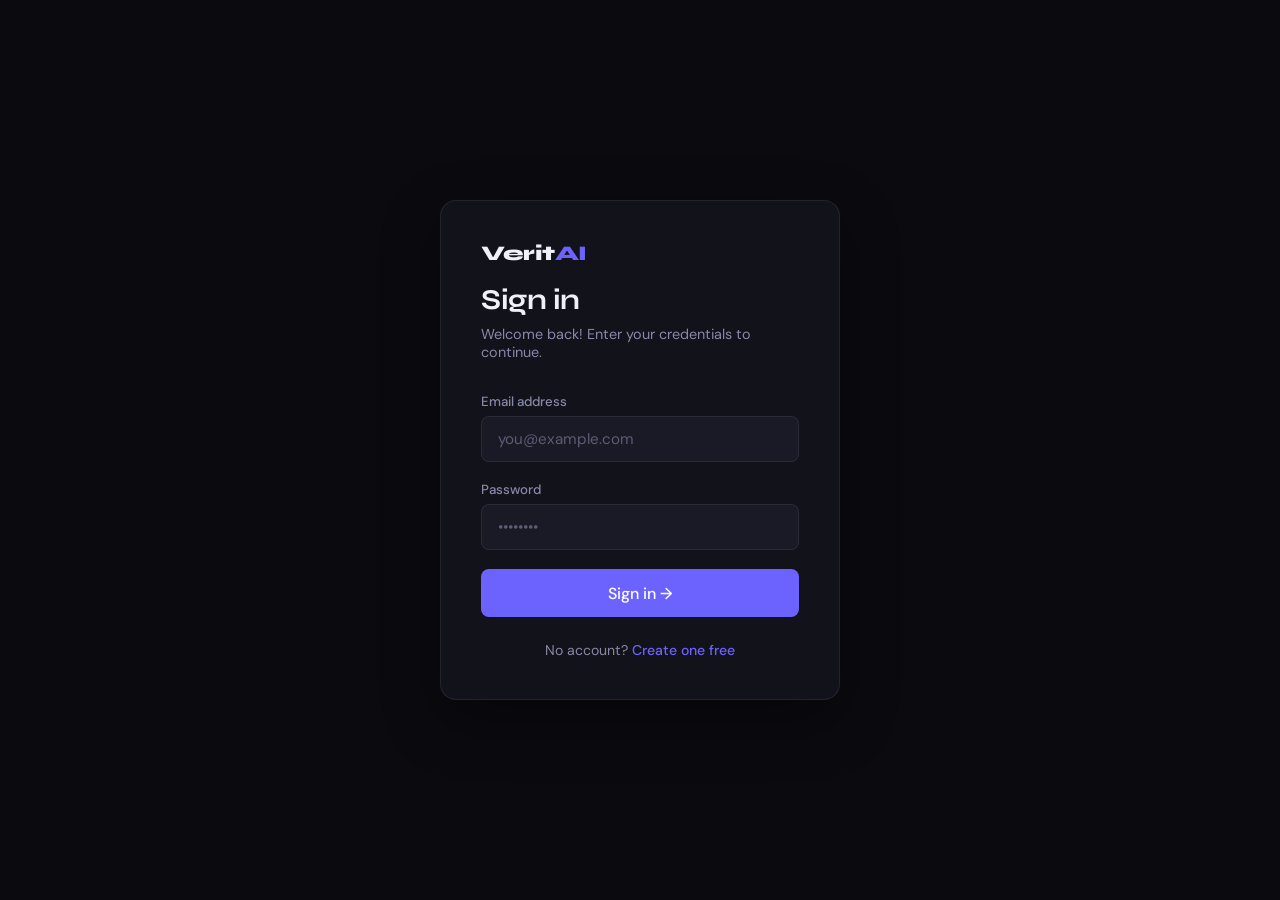
<file: frontend/login.html>
<!DOCTYPE html>
<html lang="en">
<head>
<meta charset="UTF-8">
<meta name="viewport" content="width=device-width, initial-scale=1.0">
<title>Sign In — VeritAI</title>
<link href="https://fonts.googleapis.com/css2?family=Syne:wght@400;600;700;800&family=DM+Sans:wght@300;400;500&display=swap" rel="stylesheet">
<style>
  :root {
    --bg: #0a0a0f;
    --surface: #12121a;
    --surface2: #1a1a26;
    --border: rgba(255,255,255,0.07);
    --accent: #6c63ff;
    --text: #f0f0f8;
    --muted: #8888a8;
    --danger: #ff6b6b;
    --success: #43e97b;
  }
  * { margin: 0; padding: 0; box-sizing: border-box; }
  body {
    font-family: 'DM Sans', sans-serif;
    background: var(--bg);
    color: var(--text);
    display: flex;
    align-items: center;
    justify-content: center;
    min-height: 100vh;
    padding: 1rem;
  }

  .auth-container {
    background: var(--surface);
    border: 1px solid var(--border);
    border-radius: 16px;
    padding: 2.5rem;
    width: 100%;
    max-width: 400px;
    box-shadow: 0 20px 60px rgba(0,0,0,0.3);
  }

  .auth-header { margin-bottom: 2rem; }

  .logo {
    font-family: 'Syne', sans-serif;
    font-weight: 800;
    font-size: 1.3rem;
    letter-spacing: -0.5px;
    margin-bottom: 1rem;
    cursor: pointer;
  }

  .logo span { color: var(--accent); }

  .auth-header h2 {
    font-family: 'Syne', sans-serif;
    font-size: 1.8rem;
    font-weight: 700;
    margin-bottom: 0.5rem;
    letter-spacing: -0.5px;
  }

  .auth-header p { color: var(--muted); font-size: 0.9rem; }

  .form-group { margin-bottom: 1.2rem; }

  label {
    display: block;
    font-size: 0.83rem;
    color: var(--muted);
    margin-bottom: 6px;
    font-weight: 500;
  }

  input[type="email"],
  input[type="password"] {
    width: 100%;
    padding: 0.75rem 1rem;
    background: var(--surface2);
    border: 1px solid var(--border);
    border-radius: 8px;
    color: var(--text);
    font-family: 'DM Sans', sans-serif;
    font-size: 0.95rem;
    outline: none;
    transition: border-color 0.2s, box-shadow 0.2s;
  }

  input:focus {
    border-color: rgba(108,99,255,0.5);
    box-shadow: 0 0 0 3px rgba(108,99,255,0.1);
  }

  input::placeholder { color: var(--muted); opacity: 0.6; }

  .msg {
    padding: 10px 14px;
    border-radius: 8px;
    margin-bottom: 1.2rem;
    font-size: 0.88rem;
    display: none;
    animation: slideIn 0.3s ease;
  }

  .msg.error {
    background: rgba(255,107,107,0.1);
    border: 1px solid rgba(255,107,107,0.3);
    color: var(--danger);
    display: block;
  }

  .msg.success {
    background: rgba(67,233,123,0.1);
    border: 1px solid rgba(67,233,123,0.3);
    color: var(--success);
    display: block;
  }

  .msg.info {
    background: rgba(108,99,255,0.1);
    border: 1px solid rgba(108,99,255,0.3);
    color: #b8b4ff;
    display: block;
  }

  @keyframes slideIn {
    from { opacity: 0; transform: translateY(-10px); }
    to   { opacity: 1; transform: translateY(0); }
  }

  .btn {
    width: 100%;
    padding: 0.85rem;
    background: var(--accent);
    color: #fff;
    border: none;
    border-radius: 8px;
    font-family: 'DM Sans', sans-serif;
    font-size: 1rem;
    font-weight: 500;
    cursor: pointer;
    transition: all 0.2s;
    display: flex;
    align-items: center;
    justify-content: center;
    gap: 8px;
  }

  .btn:hover:not(:disabled) { background: #7c75ff; transform: translateY(-1px); }
  .btn:disabled { opacity: 0.6; cursor: not-allowed; transform: none; }

  .spinner {
    width: 16px;
    height: 16px;
    border: 2px solid rgba(255,255,255,0.3);
    border-top-color: #fff;
    border-radius: 50%;
    animation: spin 0.7s linear infinite;
    display: none;
  }

  @keyframes spin { to { transform: rotate(360deg); } }

  .switch-link {
    text-align: center;
    font-size: 0.88rem;
    color: var(--muted);
    margin-top: 1.5rem;
  }

  .switch-link a {
    color: var(--accent);
    text-decoration: none;
    font-weight: 500;
    cursor: pointer;
  }

  .switch-link a:hover { text-decoration: underline; }

  .loading-overlay {
    display: none;
    position: fixed;
    inset: 0;
    background: rgba(10,10,15,0.7);
    backdrop-filter: blur(4px);
    z-index: 50;
    align-items: center;
    justify-content: center;
  }

  .loading-overlay.active { display: flex; }

  @media (max-width: 480px) {
    .auth-container { padding: 2rem; border-radius: 12px; }
    .auth-header h2 { font-size: 1.5rem; }
  }
</style>
</head>
<body>

<div id="loadingOverlay" class="loading-overlay">
  <div style="text-align: center;">
    <div style="width:40px;height:40px;border:3px solid rgba(108,99,255,0.2);border-top-color:#6c63ff;border-radius:50%;animation:spin 0.8s linear infinite;margin:0 auto 1rem;"></div>
    <p style="color:#8888a8;">Signing in...</p>
  </div>
</div>

<div class="auth-container">
  <div class="auth-header">
    <div class="logo" onclick="window.location.href='index.html'">Verit<span>AI</span></div>
    <h2>Sign in</h2>
    <p>Welcome back! Enter your credentials to continue.</p>
  </div>

  <div id="msg" class="msg"></div>

  <form id="loginForm">
    <div class="form-group">
      <label for="email">Email address</label>
      <input id="email" type="email" placeholder="you@example.com" autocomplete="email" required>
    </div>

    <div class="form-group">
      <label for="password">Password</label>
      <input id="password" type="password" placeholder="••••••••" autocomplete="current-password" required>
    </div>

    <button id="btn" class="btn" type="submit">
      <span class="spinner" id="spinner"></span>
      <span id="btn-text">Sign in →</span>
    </button>
  </form>

  <div class="switch-link">
    No account? <a href="register.html">Create one free</a>
  </div>
</div>

<script src="js/login.js"></script>
<script>
  console.log("LOGIN JS LOADED");
</script></body>
</html>
</file>
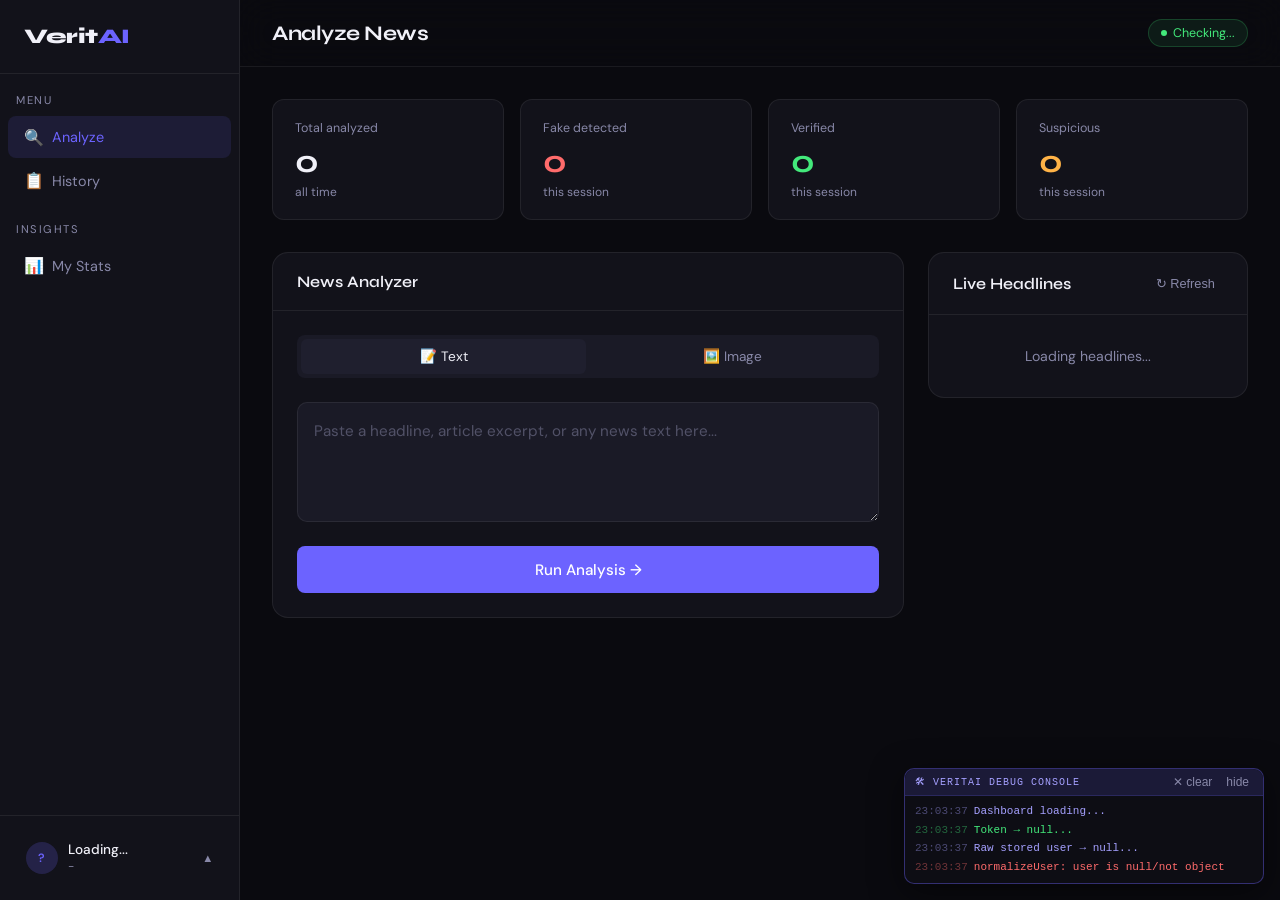
<file: frontend/register.html>
<!DOCTYPE html>
<html lang="en">
<head>
<meta charset="UTF-8">
<meta name="viewport" content="width=device-width, initial-scale=1.0">
<title>Create Account — VeritAI</title>
<link href="https://fonts.googleapis.com/css2?family=Syne:wght@400;600;700;800&family=DM+Sans:wght@300;400;500&display=swap" rel="stylesheet">
<style>
  :root{
    --bg:#0a0a0f;
    --surface:#12121a;
    --surface2:#1a1a26;
    --border:rgba(255,255,255,0.07);
    --accent:#6c63ff;
    --text:#f0f0f8;
    --muted:#8888a8;
    --danger:#ff6b6b;
    --success:#43e97b
  }
  *{margin:0;padding:0;box-sizing:border-box}
  body{
    font-family:'DM Sans',sans-serif;
    background:var(--bg);
    color:var(--text);
    min-height:100vh;
    display:flex;
    padding:1rem
  }
  .page{flex:1;display:grid;grid-template-columns:1fr 1fr;min-height:100vh}
  .left-panel{
    background:var(--surface);
    border-right:1px solid var(--border);
    display:flex;
    flex-direction:column;
    padding:2.5rem;
    position:relative;
    overflow:hidden
  }
  .left-panel::before{
    content:'';
    position:absolute;
    top:-100px;
    right:-100px;
    width:400px;
    height:400px;
    background:radial-gradient(circle,rgba(108,99,255,0.08) 0%,transparent 70%);
    pointer-events:none
  }
  .logo{
    font-family:'Syne',sans-serif;
    font-weight:800;
    font-size:1.3rem;
    letter-spacing:-0.5px;
    text-decoration:none;
    color:var(--text);
    cursor:pointer;
    display:inline-block
  }
  .logo span{color:var(--accent)}
  .panel-content{
    margin:auto;
    max-width:400px;
    width:100%;
    padding:2rem 0;
    position:relative;
    z-index:1
  }
  h2{
    font-family:'Syne',sans-serif;
    font-size:2.2rem;
    font-weight:700;
    letter-spacing:-1px;
    margin-bottom:0.6rem
  }
  h2 em{font-style:normal;color:var(--accent)}
  p.sub{color:var(--muted);line-height:1.6;margin-bottom:2rem;font-size:0.95rem}
  .row2{display:grid;grid-template-columns:1fr 1fr;gap:12px}
  .form-group{margin-bottom:1.1rem}
  label{
    display:block;
    font-size:0.83rem;
    color:var(--muted);
    margin-bottom:6px;
    font-weight:500
  }
  input[type="email"],
  input[type="password"],
  input[type="text"]{
    width:100%;
    padding:0.75rem 1rem;
    background:var(--surface2);
    border:1px solid var(--border);
    border-radius:8px;
    color:var(--text);
    font-family:'DM Sans',sans-serif;
    font-size:0.95rem;
    outline:none;
    transition:border-color 0.2s,box-shadow 0.2s
  }
  input:focus{
    border-color:rgba(108,99,255,0.5);
    box-shadow:0 0 0 3px rgba(108,99,255,0.1)
  }
  input::placeholder{color:var(--muted);opacity:0.6}
  .strength-bar{
    height:3px;
    background:var(--border);
    border-radius:2px;
    overflow:hidden;
    margin-top:6px
  }
  .strength-fill{
    height:100%;
    width:0;
    transition:width 0.3s,background 0.3s;
    border-radius:2px
  }
  .strength-text{
    font-size:0.73rem;
    color:var(--muted);
    margin-top:4px
  }
  .terms{
    display:flex;
    align-items:flex-start;
    gap:9px;
    font-size:0.83rem;
    color:var(--muted);
    margin-bottom:1.4rem;
    margin-top:0.4rem;
    line-height:1.4
  }
  .terms a{color:var(--accent);text-decoration:none;cursor:pointer}
  .terms a:hover{text-decoration:underline}
  .btn{
    width:100%;
    padding:0.85rem;
    background:var(--accent);
    color:#fff;
    border:none;
    border-radius:8px;
    font-family:'DM Sans',sans-serif;
    font-size:1rem;
    font-weight:500;
    cursor:pointer;
    transition:all 0.2s;
    display:flex;
    align-items:center;
    justify-content:center;
    gap:8px
  }
  .btn:hover:not(:disabled){background:#7c75ff;transform:translateY(-1px)}
  .btn:disabled{opacity:0.6;cursor:not-allowed;transform:none}
  .spinner{
    width:16px;
    height:16px;
    border:2px solid rgba(255,255,255,0.3);
    border-top-color:#fff;
    border-radius:50%;
    animation:spin 0.7s linear infinite;
    display:none
  }
  @keyframes spin{to{transform:rotate(360deg)}}
  .switch-link{
    text-align:center;
    font-size:0.88rem;
    color:var(--muted);
    margin-top:1.5rem
  }
  .switch-link a{
    color:var(--accent);
    text-decoration:none;
    font-weight:500;
    cursor:pointer
  }
  .switch-link a:hover{text-decoration:underline}
  .msg{
    padding:10px 14px;
    border-radius:8px;
    font-size:0.88rem;
    margin-bottom:1rem;
    display:none;
    animation:slideIn 0.3s ease
  }
  .msg.error{
    background:rgba(255,107,107,0.08);
    border:1px solid rgba(255,107,107,0.25);
    color:var(--danger);
    display:block
  }
  .msg.success{
    background:rgba(67,233,123,0.08);
    border:1px solid rgba(67,233,123,0.25);
    color:var(--success);
    display:block
  }
  @keyframes slideIn{from{opacity:0;transform:translateY(-10px)}to{opacity:1;transform:translateY(0)}}
  .right-panel{
    background:var(--bg);
    display:flex;
    align-items:center;
    justify-content:center;
    flex-direction:column;
    gap:2rem;
    padding:2.5rem;
    position:relative;
    overflow:hidden
  }
  .right-panel::before{
    content:'';
    position:absolute;
    bottom:20%;
    left:-100px;
    width:500px;
    height:500px;
    background:radial-gradient(circle,rgba(67,233,123,0.06) 0%,transparent 70%);
    pointer-events:none
  }
  .perks{max-width:340px;width:100%;position:relative;z-index:1}
  .perk-title{
    font-family:'Syne',sans-serif;
    font-size:1.4rem;
    font-weight:700;
    letter-spacing:-0.5px;
    margin-bottom:1.5rem;
    color:var(--muted)
  }
  .perk-title strong{color:var(--text)}
  .perk{
    display:flex;
    align-items:flex-start;
    gap:12px;
    padding:1rem;
    background:var(--surface);
    border:1px solid var(--border);
    border-radius:10px;
    margin-bottom:10px
  }
  .perk-icon{font-size:1.2rem;flex-shrink:0;margin-top:1px}
  .perk h4{font-size:0.9rem;font-weight:500;margin-bottom:3px}
  .perk p{font-size:0.8rem;color:var(--muted);line-height:1.4}
  @media(max-width:768px){
    .page{grid-template-columns:1fr}
    .right-panel{display:none}
    .row2{grid-template-columns:1fr}
    .left-panel{padding:2rem}
    .panel-content{padding:1rem 0}
  }
</style>
</head>
<body>
<div class="page">
  <div class="left-panel">
    <a href="index.html" class="logo">Verit<span>AI</span></a>
    <div class="panel-content">
      <h2>Create your<br>account <em>.</em></h2>
      <p class="sub">Start analyzing news for free. No credit card required.</p>
      <div id="msg" class="msg"></div>
      <div class="row2">
        <div class="form-group">
          <label for="firstname">First name</label>
          <input 
            type="text" 
            id="firstname" 
            placeholder="Arjun"
            autocomplete="given-name"
          >
        </div>
        <div class="form-group">
          <label for="lastname">Last name</label>
          <input 
            type="text" 
            id="lastname" 
            placeholder="Sharma"
            autocomplete="family-name"
          >
        </div>
      </div>
      <div class="form-group">
        <label for="email">Email address</label>
        <input 
          type="email" 
          id="email" 
          placeholder="you@example.com"
          autocomplete="email"
        >
      </div>
      <div class="form-group">
        <label for="password">Password</label>
        <input 
          type="password" 
          id="password" 
          placeholder="Min. 8 characters"
          autocomplete="new-password"
          oninput="checkStrength(this.value)"
        >
        <div class="strength-bar"><div class="strength-fill" id="sfill"></div></div>
        <div class="strength-text" id="stext"></div>
      </div>
      <div class="form-group">
        <label for="confirm">Confirm password</label>
        <input 
          type="password" 
          id="confirm" 
          placeholder="Re-enter password"
          autocomplete="new-password"
        >
      </div>
      <label class="terms">
        <input type="checkbox" id="terms"> 
        I agree to the <a href="#">Terms of Service</a> and <a href="#">Privacy Policy</a>
      </label>
      <button class="btn" id="btn" onclick="handleRegister()">
        <div class="spinner" id="spinner"></div>
        <span id="btn-text">Create account →</span>
      </button>
      <div class="switch-link">Already have an account? <a href="login.html">Sign in</a></div>
    </div>
  </div>
  <div class="right-panel">
    <div class="perks">
      <p class="perk-title"><strong>Everything you need</strong><br>to fight fake news.</p>
      <div class="perk">
        <div class="perk-icon">🔒</div>
        <div>
          <h4>Encrypted Passwords</h4>
          <p>Passwords are hashed with bcrypt — never stored in plain text.</p>
        </div>
      </div>
      <div class="perk">
        <div class="perk-icon">🪙</div>
        <div>
          <h4>JWT Authentication</h4>
          <p>Secure tokens keep you logged in safely across sessions.</p>
        </div>
      </div>
      <div class="perk">
        <div class="perk-icon">📊</div>
        <div>
          <h4>Personal Dashboard</h4>
          <p>Track your analysis history, stats, and trends over time.</p>
        </div>
      </div>
      <div class="perk">
        <div class="perk-icon">📡</div>
        <div>
          <h4>Live News Feed</h4>
          <p>Browse and analyze real headlines from trusted sources.</p>
        </div>
      </div>
    </div>
  </div>
</div>

<script>
const API = 'http://127.0.0.1:5001/api';

function authLog(step, details) {
  console.log(`[register] ${step}`, details || '');
}

// Check if already logged in
function checkExistingAuth() {
  const token = localStorage.getItem('veritai_token');
  const user = localStorage.getItem('veritai_user');
  authLog('auth check', { hasToken: Boolean(token), hasUser: Boolean(user) });
  
  if (token && user) {
    // User is already logged in, redirect to dashboard
    authLog('already authenticated, redirecting to dashboard');
    window.location.replace('dashboard.html');
    return true;
  }
  return false;
}

function checkStrength(p) {
  let s = 0;
  if (p.length >= 8) s++;
  if (/[A-Z]/.test(p)) s++;
  if (/[0-9]/.test(p)) s++;
  if (/[^A-Za-z0-9]/.test(p)) s++;
  
  const lvl = [
    { w: '0%', c: '', l: '' },
    { w: '25%', c: '#ff6b6b', l: 'Weak' },
    { w: '50%', c: '#ffb347', l: 'Fair' },
    { w: '75%', c: '#6c63ff', l: 'Good' },
    { w: '100%', c: '#43e97b', l: 'Strong' }
  ];
  
  document.getElementById('sfill').style.cssText = `width:${lvl[s].w};background:${lvl[s].c}`;
  document.getElementById('stext').textContent = lvl[s].l;
  document.getElementById('stext').style.color = lvl[s].c;
}

function showMessage(text, type) {
  const msgEl = document.getElementById('msg');
  msgEl.textContent = text;
  msgEl.className = `msg ${type}`;
}

function saveSession(data, fallbackEmail) {
  const user = {
    id: data.user?.id || data.user?.user_id || fallbackEmail,
    firstname: data.user?.firstname || data.user?.first_name || 'User',
    lastname: data.user?.lastname || data.user?.last_name || '',
    email: data.user?.email || fallbackEmail
  };

  localStorage.setItem('veritai_token', data.token || '');
  localStorage.setItem('veritai_user', JSON.stringify(user));
  sessionStorage.setItem('veritai_token', data.token || '');
  sessionStorage.setItem('veritai_user', JSON.stringify(user));
}

async function handleRegister() {
  const firstname = document.getElementById('firstname').value.trim();
  const lastname = document.getElementById('lastname').value.trim();
  const email = document.getElementById('email').value.trim();
  const password = document.getElementById('password').value;
  const confirm = document.getElementById('confirm').value;
  const terms = document.getElementById('terms').checked;
  const btn = document.getElementById('btn');
  const spinner = document.getElementById('spinner');
  const btnText = document.getElementById('btn-text');

  if (!firstname || !lastname || !email || !password) {
    showMessage("All fields are required", "error");
    return;
  }

  authLog('register submit', { firstname, lastname, email, passwordLength: password.length, confirmLength: confirm.length, terms });

  try {
    const res = await fetch("http://127.0.0.1:5001/api/auth/register", {
      method: "POST",
      headers: {
        "Content-Type": "application/json"
      },
      body: JSON.stringify({
        firstname: firstname,
        lastname: lastname,
        email: email,
        password: password
      })
    });

    const data = await res.json();
    authLog('register response', { status: res.status, ok: res.ok, data });

    if (!res.ok) {
      showMessage(data.error || "Registration failed", "error");
      return;
    }

    saveSession(data, email);
    showMessage("Account created! Redirecting to dashboard...", "success");
    window.location.assign('dashboard.html');

  } catch (err) {
    showMessage("Server error. Is backend running?", "error");
  }
}

// Allow Enter key to submit
document.addEventListener('keydown', (e) => {
  if (e.key === 'Enter' && !document.getElementById('btn').disabled) {
    handleRegister();
  }
});

// Initialize on page load
if (document.readyState === 'loading') {
  document.addEventListener('DOMContentLoaded', checkExistingAuth);
} else {
  checkExistingAuth();
}
</script>

</body>
</html>
</file>
